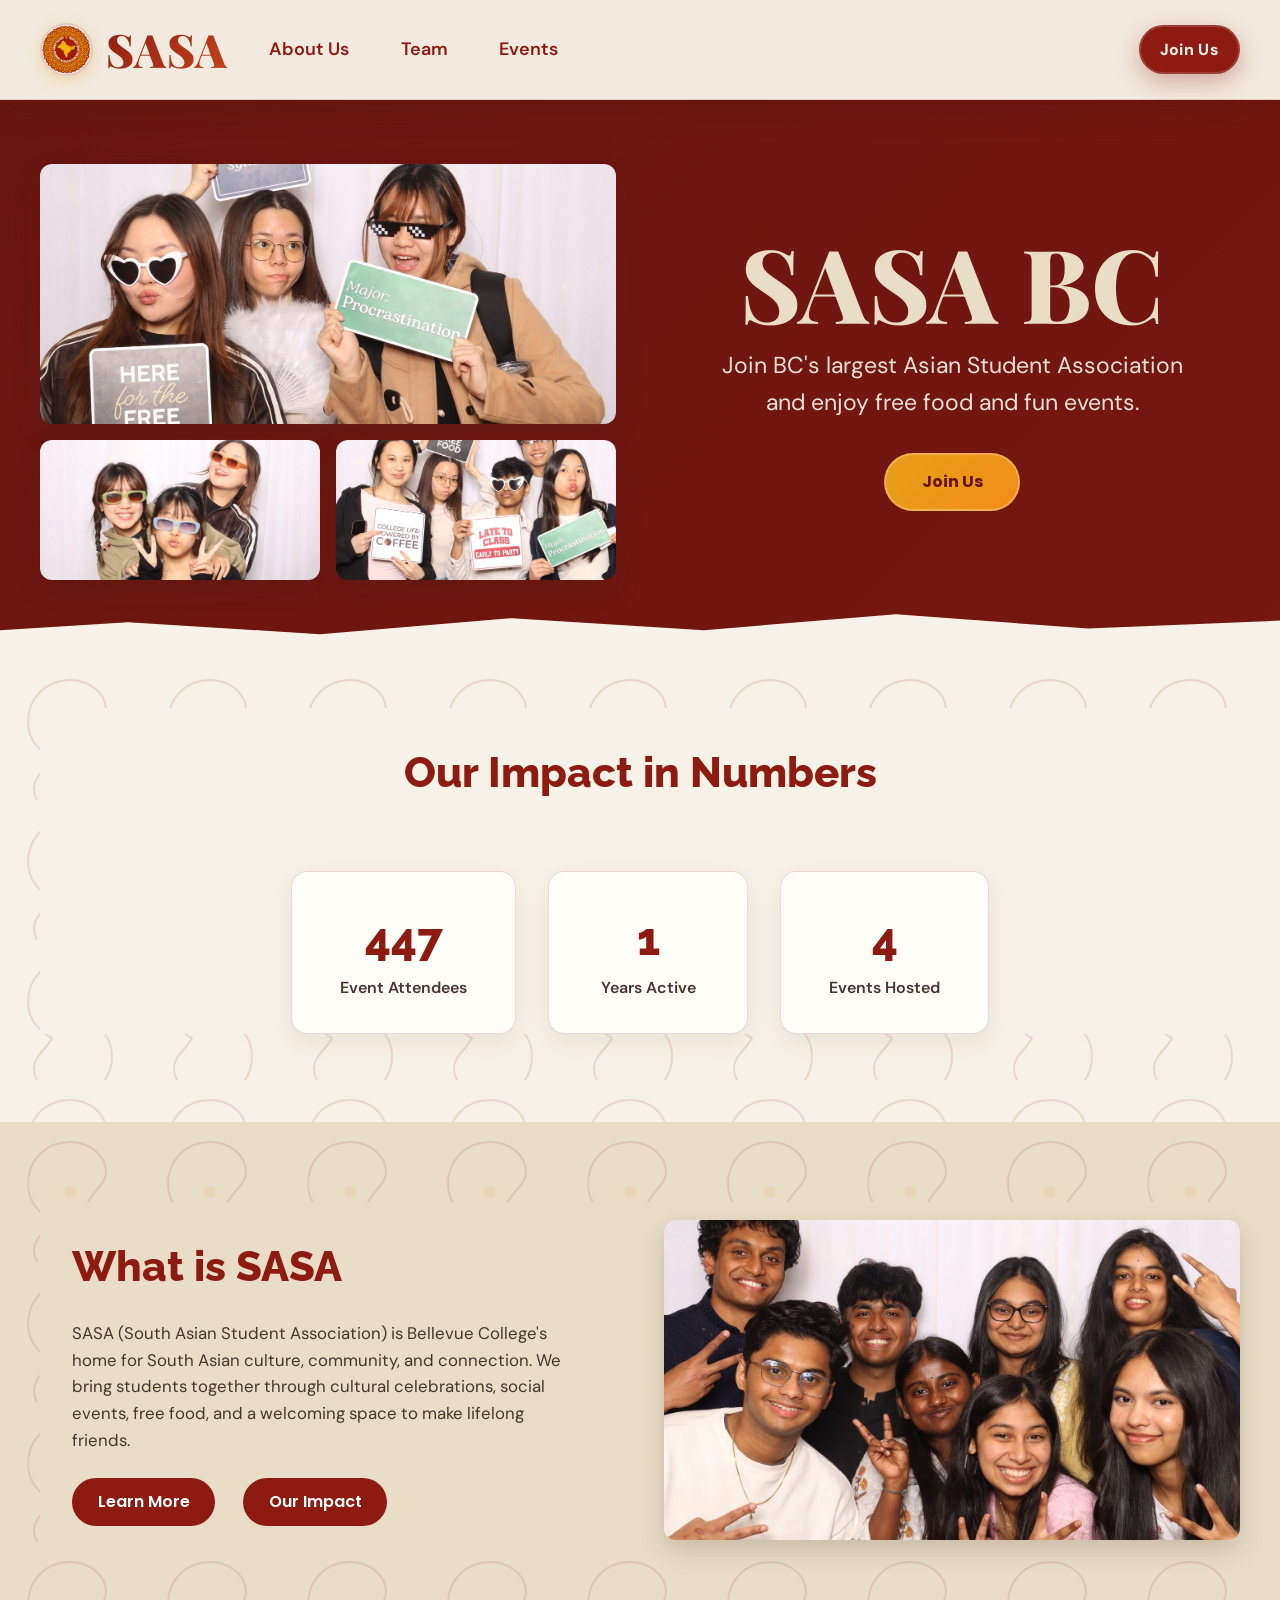
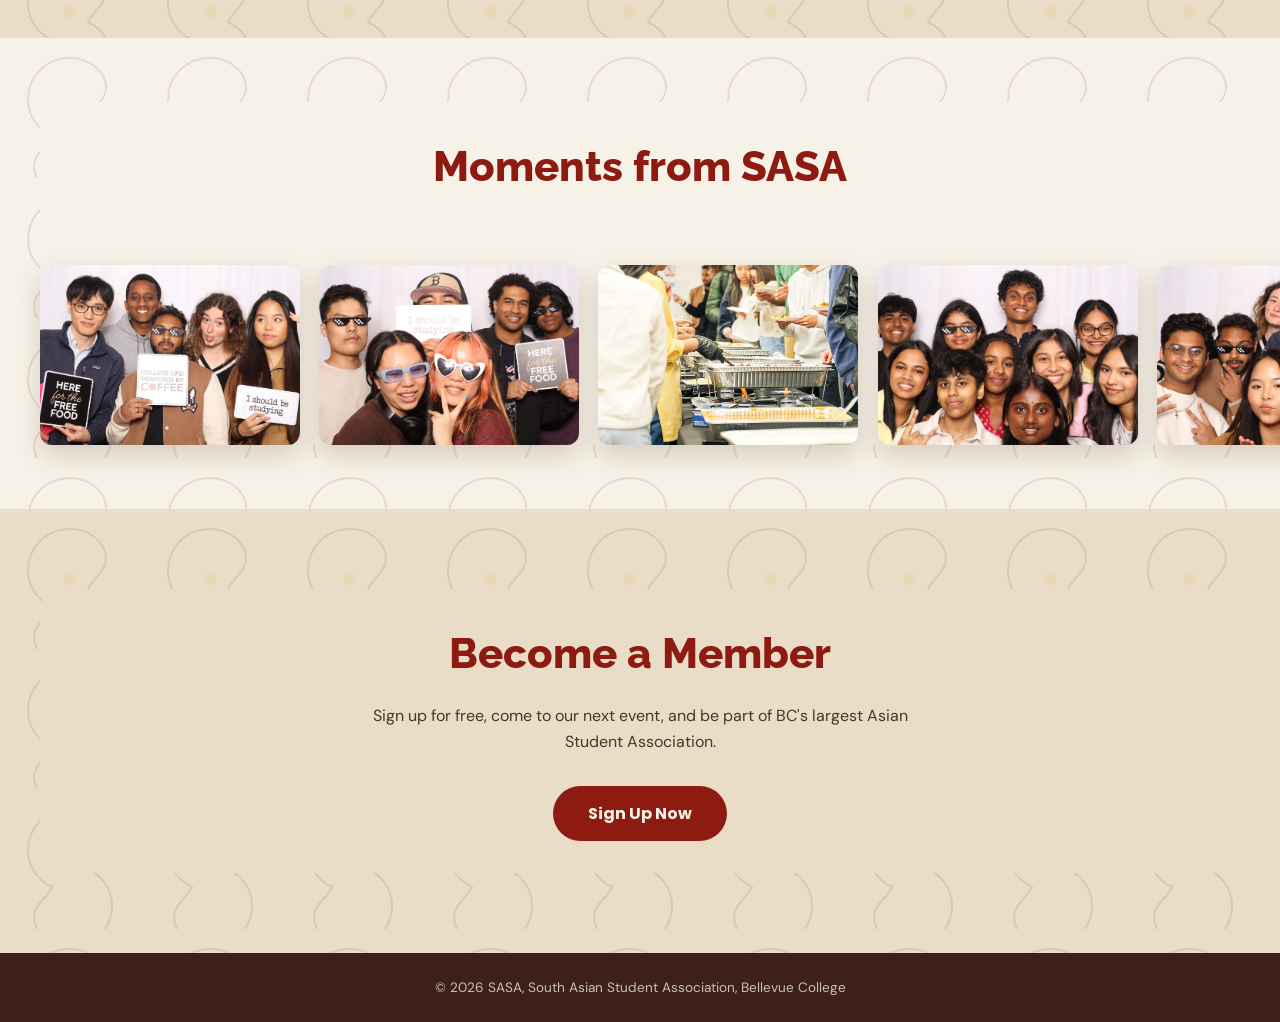
<file: index.html>
<!DOCTYPE html>
<html lang="en">
<head>
<meta charset="UTF-8">
<meta name="viewport" content="width=device-width, initial-scale=1.0">
<title>SASA BC • South Asian Student Association | Bellevue College</title>
<link href="https://fonts.googleapis.com/css2?family=Playfair+Display:wght@700;800;900&family=DM+Sans:wght@400;500;600;700&family=Poppins:wght@500;600&family=Raleway:wght@800&display=swap" rel="stylesheet">
<link rel="stylesheet" href="styles.css">
</head>
<body>

<!-- NAVBAR -->
<header class="navbar">
  <div class="container nav-content">
    <div class="nav-main">
      <div class="brand">
        <a href="index.html" class="brand-link">
          <img class="logo-mark" src="images/logo.png" alt="SASA BC logo" width="53" height="53">
          <span class="brand-name">SASA</span>
        </a>
      </div>

      <button class="menu-toggle" id="menu-toggle" aria-label="Toggle navigation menu" aria-controls="nav-links" aria-expanded="false">
        <span class="hamburger"></span>
        <span class="hamburger"></span>
        <span class="hamburger"></span>
      </button>

      <ul class="nav-links" id="nav-links">
        <li><a class="nav-link" href="about.html">About Us</a></li>
        <li><a class="nav-link" href="team.html">Team</a></li>
        <li><a class="nav-link" href="events.html">Events</a></li>
      </ul>
    </div>

    <div class="nav-actions">
      <a class="join-cta" href="https://chat.whatsapp.com/KbYNfElaU6s2t479rpD04B" target="_blank" rel="noopener">Join Us</a>
    </div>
  </div>
</header>

<!-- HERO -->
<section class="hero" id="home">
  <div class="hero-kites hero-kites-left" aria-hidden="true">
    <svg class="hero-kite hero-kite-1" viewBox="-20 -24 40 48"><path class="kite-shape" d="M0 -16 L13 0 L0 16 L-13 0 Z"/><path class="kite-cross" d="M0 -16 V16 M-13 0 H13"/><path class="kite-tail-line" d="M0 16 C-6 24 6 30 0 40"/><path class="kite-bow" d="M-4 23 L0 26 L4 23"/></svg>
    <svg class="hero-kite hero-kite-2" viewBox="-20 -24 40 48"><path class="kite-shape" d="M0 -16 L13 0 L0 16 L-13 0 Z"/><path class="kite-cross" d="M0 -16 V16 M-13 0 H13"/><path class="kite-tail-line" d="M0 16 C-6 24 6 30 0 40"/><path class="kite-bow" d="M-4 23 L0 26 L4 23"/></svg>
  </div>
  <div class="hero-kites hero-kites-right" aria-hidden="true">
    <svg class="hero-kite hero-kite-1" viewBox="-20 -24 40 48"><path class="kite-shape" d="M0 -16 L13 0 L0 16 L-13 0 Z"/><path class="kite-cross" d="M0 -16 V16 M-13 0 H13"/><path class="kite-tail-line" d="M0 16 C-6 24 6 30 0 40"/><path class="kite-bow" d="M-4 23 L0 26 L4 23"/></svg>
    <svg class="hero-kite hero-kite-2" viewBox="-20 -24 40 48"><path class="kite-shape" d="M0 -16 L13 0 L0 16 L-13 0 Z"/><path class="kite-cross" d="M0 -16 V16 M-13 0 H13"/><path class="kite-tail-line" d="M0 16 C-6 24 6 30 0 40"/><path class="kite-bow" d="M-4 23 L0 26 L4 23"/></svg>
  </div>
  <div class="hero-content container">
    <div class="hero-layout">
      <!-- LEFT: photo collage -->
      <div class="hero-media-column">
        <img class="photo-img hero-photo-main" src="images/gallery-3.jpg" alt="SASA members at a social event">
        <div class="hero-photo-row">
          <img class="photo-img hero-photo-small obj-top" src="images/hero-small-1.jpg" alt="SASA students at a campus event">
          <img class="photo-img hero-photo-small" src="images/hero-small-2.jpg" alt="SASA students celebrating together">
        </div>
      </div>

      <!-- RIGHT: title + text + button -->
      <div class="hero-text-column">
        <h1><span class="font-flicker">SASA</span> BC</h1>
        <p>Join BC's largest Asian Student Association and enjoy free food and fun events.</p>
        <a class="pulse-border" href="https://chat.whatsapp.com/KbYNfElaU6s2t479rpD04B" target="_blank" rel="noopener">Join Us</a>
      </div>
    </div>
  </div>
  <div class="wave-animation"></div>
</section>

<!-- SOCIAL PROOF / STATS -->
<section class="social-proof decor-bg" id="impact">
  <div class="container">
    <div class="text-card stat-heading-card">
      <h2>Our Impact in Numbers</h2>
    </div>
    <div class="stats">
      <div class="stat-card">
        <h3 class="counter" data-target="1000">0</h3>
        <p>Event Attendees</p>
      </div>
      <div class="stat-card">
        <h3 class="counter" data-target="3">0</h3>
        <p>Years Active</p>
      </div>
      <div class="stat-card">
        <h3 class="counter" data-target="10">0</h3>
        <p>Events Hosted</p>
      </div>
    </div>
  </div>
</section>

<!-- WHAT IS SASA -->
<section class="intro home-intro decor-bg" id="mission">
  <div class="container intro-content">
    <div class="text text-card">
      <h2>What is <span class="font-flicker">SASA</span></h2>
      <p>SASA (South Asian Student Association) is Bellevue College's home for South Asian culture, community, and connection. We bring students together through cultural celebrations, social events, free food, and a welcoming space to make lifelong friends.</p>
      <a href="about.html" class="btn">Learn More</a>
      <a href="#impact" class="btn" style="margin-left: 1.5rem;">Our Impact</a>
    </div>
    <div class="video">
      <img class="photo-img intro-photo" src="images/home-community.jpg" alt="SASA community members together">
    </div>
  </div>
</section>

<!-- GALLERY -->
<section class="gallery decor-bg">
  <div class="container">
    <div class="text-card gallery-heading-card">
      <h2>Moments from SASA</h2>
    </div>
    <div class="gallery-track">
      <img class="photo-img gallery-photo" src="images/gallery-1.jpg" alt="SASA members at a campus gathering">
      <img class="photo-img gallery-photo" src="images/gallery-2.jpg" alt="SASA members celebrating a cultural event">
      <img class="photo-img gallery-photo" src="images/home-event.jpg" alt="SASA event at Bellevue College">
      <img class="photo-img gallery-photo" src="images/gallery-4.jpg" alt="SASA community moment">
      <img class="photo-img gallery-photo" src="images/gallery-5.jpg" alt="SASA members enjoying an event">
      <img class="photo-img gallery-photo" src="images/gallery-6.jpg" alt="SASA students together">
      <img class="photo-img gallery-photo" src="images/gallery-7.jpg" alt="SASA campus event moment">
      <img class="photo-img gallery-photo" src="images/gallery-8.jpg" alt="SASA members at a gathering">
    </div>
  </div>
</section>

<!-- JOIN US / FOOTER CTA -->
<section class="join decor-bg" id="join">
  <div class="container join-content text-card">
    <h2>Become a Member</h2>
    <p>Sign up for free, come to our next event, and be part of BC's largest Asian Student Association.</p>
    <a class="pulse-border" href="https://chat.whatsapp.com/KbYNfElaU6s2t479rpD04B" target="_blank" rel="noopener">Sign Up Now</a>
  </div>
</section>

<footer class="footer">
  <div class="container">
    <p>&copy; 2026 SASA, South Asian Student Association, Bellevue College</p>
  </div>
</footer>

<script src="script.js"></script>
</body>
</html>
</file>
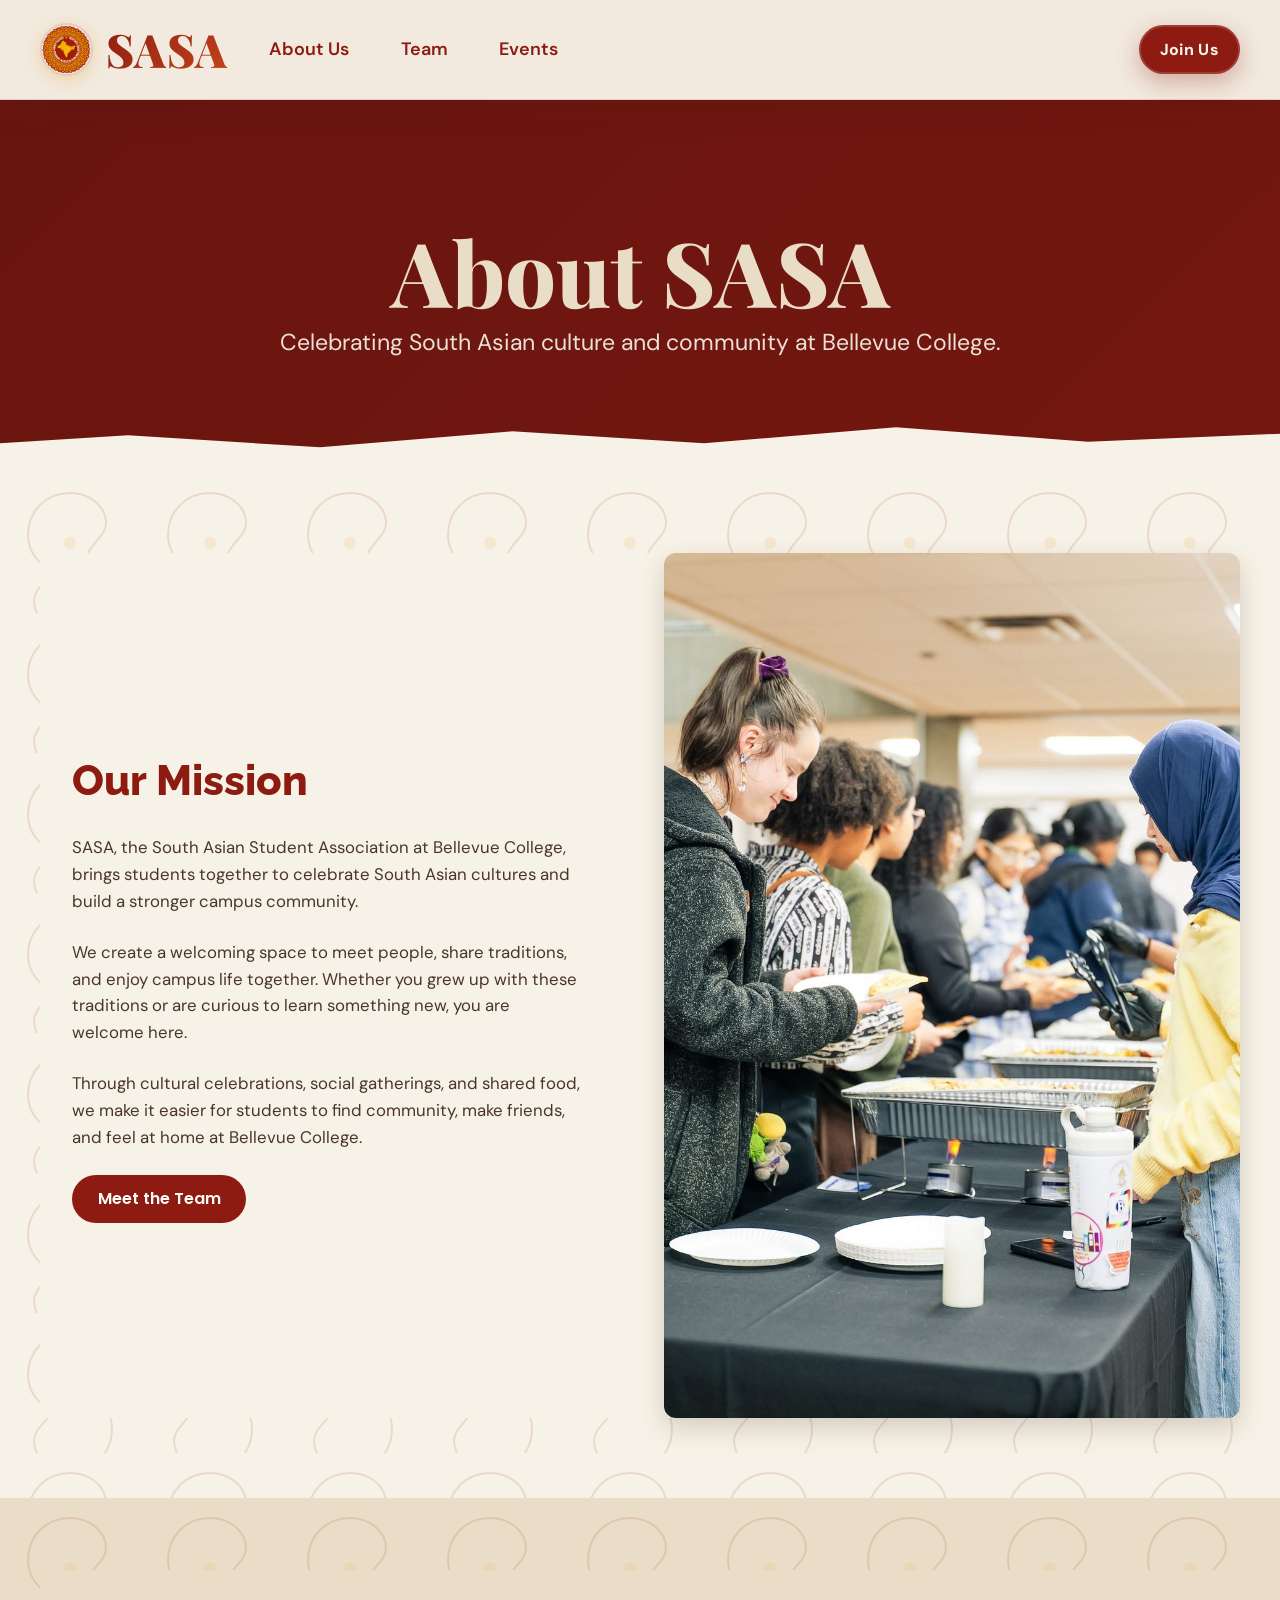
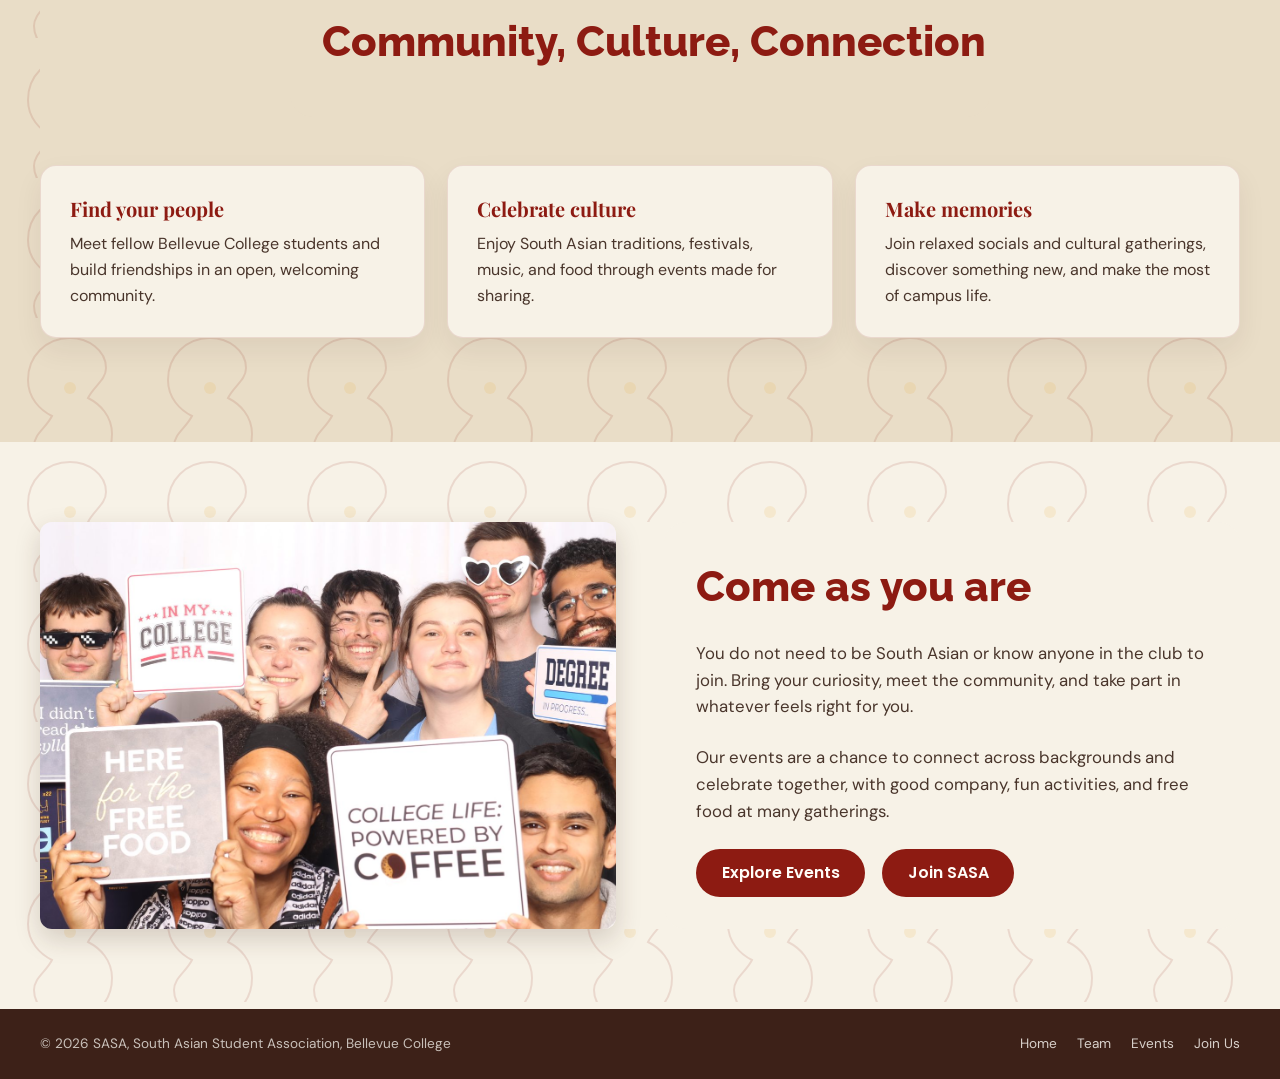
<file: about.html>
<!DOCTYPE html>
<html lang="en">
<head>
  <meta charset="UTF-8">
  <meta name="viewport" content="width=device-width, initial-scale=1.0">
  <meta name="theme-color" content="#F7F2E7">
  <title>About Us • SASA BC</title>
  <link href="https://fonts.googleapis.com/css2?family=Playfair+Display:wght@700;800;900&family=DM+Sans:wght@400;500;600;700&family=Poppins:wght@500;600&family=Raleway:wght@800&display=swap" rel="stylesheet">
  <link rel="stylesheet" href="styles.css">
</head>
<body>
<header class="navbar">
  <div class="container nav-content">
    <div class="nav-main">
      <div class="brand">
        <a href="index.html" class="brand-link">
          <img class="logo-mark" src="images/logo.png" alt="SASA BC logo" width="53" height="53">
          <span class="brand-name">SASA</span>
        </a>
      </div>
      <button class="menu-toggle" id="menu-toggle" aria-label="Toggle navigation menu" aria-controls="nav-links" aria-expanded="false">
        <span class="hamburger"></span><span class="hamburger"></span><span class="hamburger"></span>
      </button>
      <ul class="nav-links" id="nav-links">
        <li><a class="nav-link" href="about.html" aria-current="page">About Us</a></li>
        <li><a class="nav-link" href="team.html">Team</a></li>
        <li><a class="nav-link" href="events.html">Events</a></li>
      </ul>
    </div>
    <div class="nav-actions"><a class="join-cta" href="https://chat.whatsapp.com/KbYNfElaU6s2t479rpD04B" target="_blank" rel="noopener">Join Us</a></div>
  </div>
</header>

<main>
  <section class="hero about-hero">
    <div class="hero-kites hero-kites-left" aria-hidden="true">
      <svg class="hero-kite hero-kite-1" viewBox="-20 -24 40 48"><path class="kite-shape" d="M0 -16 L13 0 L0 16 L-13 0 Z"/><path class="kite-cross" d="M0 -16 V16 M-13 0 H13"/><path class="kite-tail-line" d="M0 16 C-6 24 6 30 0 40"/><path class="kite-bow" d="M-4 23 L0 26 L4 23"/></svg>
      <svg class="hero-kite hero-kite-2" viewBox="-20 -24 40 48"><path class="kite-shape" d="M0 -16 L13 0 L0 16 L-13 0 Z"/><path class="kite-cross" d="M0 -16 V16 M-13 0 H13"/><path class="kite-tail-line" d="M0 16 C-6 24 6 30 0 40"/><path class="kite-bow" d="M-4 23 L0 26 L4 23"/></svg>
    </div>
    <div class="hero-kites hero-kites-right" aria-hidden="true">
      <svg class="hero-kite hero-kite-1" viewBox="-20 -24 40 48"><path class="kite-shape" d="M0 -16 L13 0 L0 16 L-13 0 Z"/><path class="kite-cross" d="M0 -16 V16 M-13 0 H13"/><path class="kite-tail-line" d="M0 16 C-6 24 6 30 0 40"/><path class="kite-bow" d="M-4 23 L0 26 L4 23"/></svg>
      <svg class="hero-kite hero-kite-2" viewBox="-20 -24 40 48"><path class="kite-shape" d="M0 -16 L13 0 L0 16 L-13 0 Z"/><path class="kite-cross" d="M0 -16 V16 M-13 0 H13"/><path class="kite-tail-line" d="M0 16 C-6 24 6 30 0 40"/><path class="kite-bow" d="M-4 23 L0 26 L4 23"/></svg>
    </div>
    <div class="hero-content container">
      <h1>About <span class="font-flicker">SASA</span></h1>
      <p>Celebrating South Asian culture and community at Bellevue College.</p>
    </div>
    <div class="wave-animation"></div>
  </section>

  <section class="intro about-mission decor-bg" id="mission">
    <div class="container intro-content">
      <div class="text about-copy text-card">
        <h2>Our Mission</h2>
        <p>SASA, the South Asian Student Association at Bellevue College, brings students together to celebrate South Asian cultures and build a stronger campus community.</p>
        <p>We create a welcoming space to meet people, share traditions, and enjoy campus life together. Whether you grew up with these traditions or are curious to learn something new, you are welcome here.</p>
        <p>Through cultural celebrations, social gatherings, and shared food, we make it easier for students to find community, make friends, and feel at home at Bellevue College.</p>
        <a href="team.html" class="btn">Meet the Team</a>
      </div>
      <img class="photo-img about-photo" src="images/about-community.jpg" alt="SASA community members together">
    </div>
  </section>

  <section class="about-values decor-bg">
    <div class="container">
      <div class="section-intro text-card">
        <h2>Community, Culture, Connection</h2>
      </div>
      <div class="about-value-grid">
        <article class="about-value-card">
          <h3>Find your people</h3>
          <p>Meet fellow Bellevue College students and build friendships in an open, welcoming community.</p>
        </article>
        <article class="about-value-card">
          <h3>Celebrate culture</h3>
          <p>Enjoy South Asian traditions, festivals, music, and food through events made for sharing.</p>
        </article>
        <article class="about-value-card">
          <h3>Make memories</h3>
          <p>Join relaxed socials and cultural gatherings, discover something new, and make the most of campus life.</p>
        </article>
      </div>
    </div>
  </section>

  <section class="intro about-community decor-bg">
    <div class="container intro-content">
      <img class="photo-img about-photo" src="images/about-event.jpg" alt="SASA event photo">
      <div class="text about-community-copy text-card">
        <h2>Come as you are</h2>
        <p>You do not need to be South Asian or know anyone in the club to join. Bring your curiosity, meet the community, and take part in whatever feels right for you.</p>
        <p>Our events are a chance to connect across backgrounds and celebrate together, with good company, fun activities, and free food at many gatherings.</p>
        <a href="events.html" class="btn">Explore Events</a>
        <a href="https://chat.whatsapp.com/KbYNfElaU6s2t479rpD04B" class="btn about-join-link" target="_blank" rel="noopener">Join SASA</a>
      </div>
    </div>
  </section>
</main>

<footer class="footer">
  <div class="container footer-page">
    <p>&copy; 2026 SASA, South Asian Student Association, Bellevue College</p>
    <div class="footer-links"><a href="index.html">Home</a><a href="team.html">Team</a><a href="events.html">Events</a><a href="https://chat.whatsapp.com/KbYNfElaU6s2t479rpD04B" target="_blank" rel="noopener">Join Us</a></div>
  </div>
</footer>
<script src="script.js"></script>
</body>
</html>
</file>
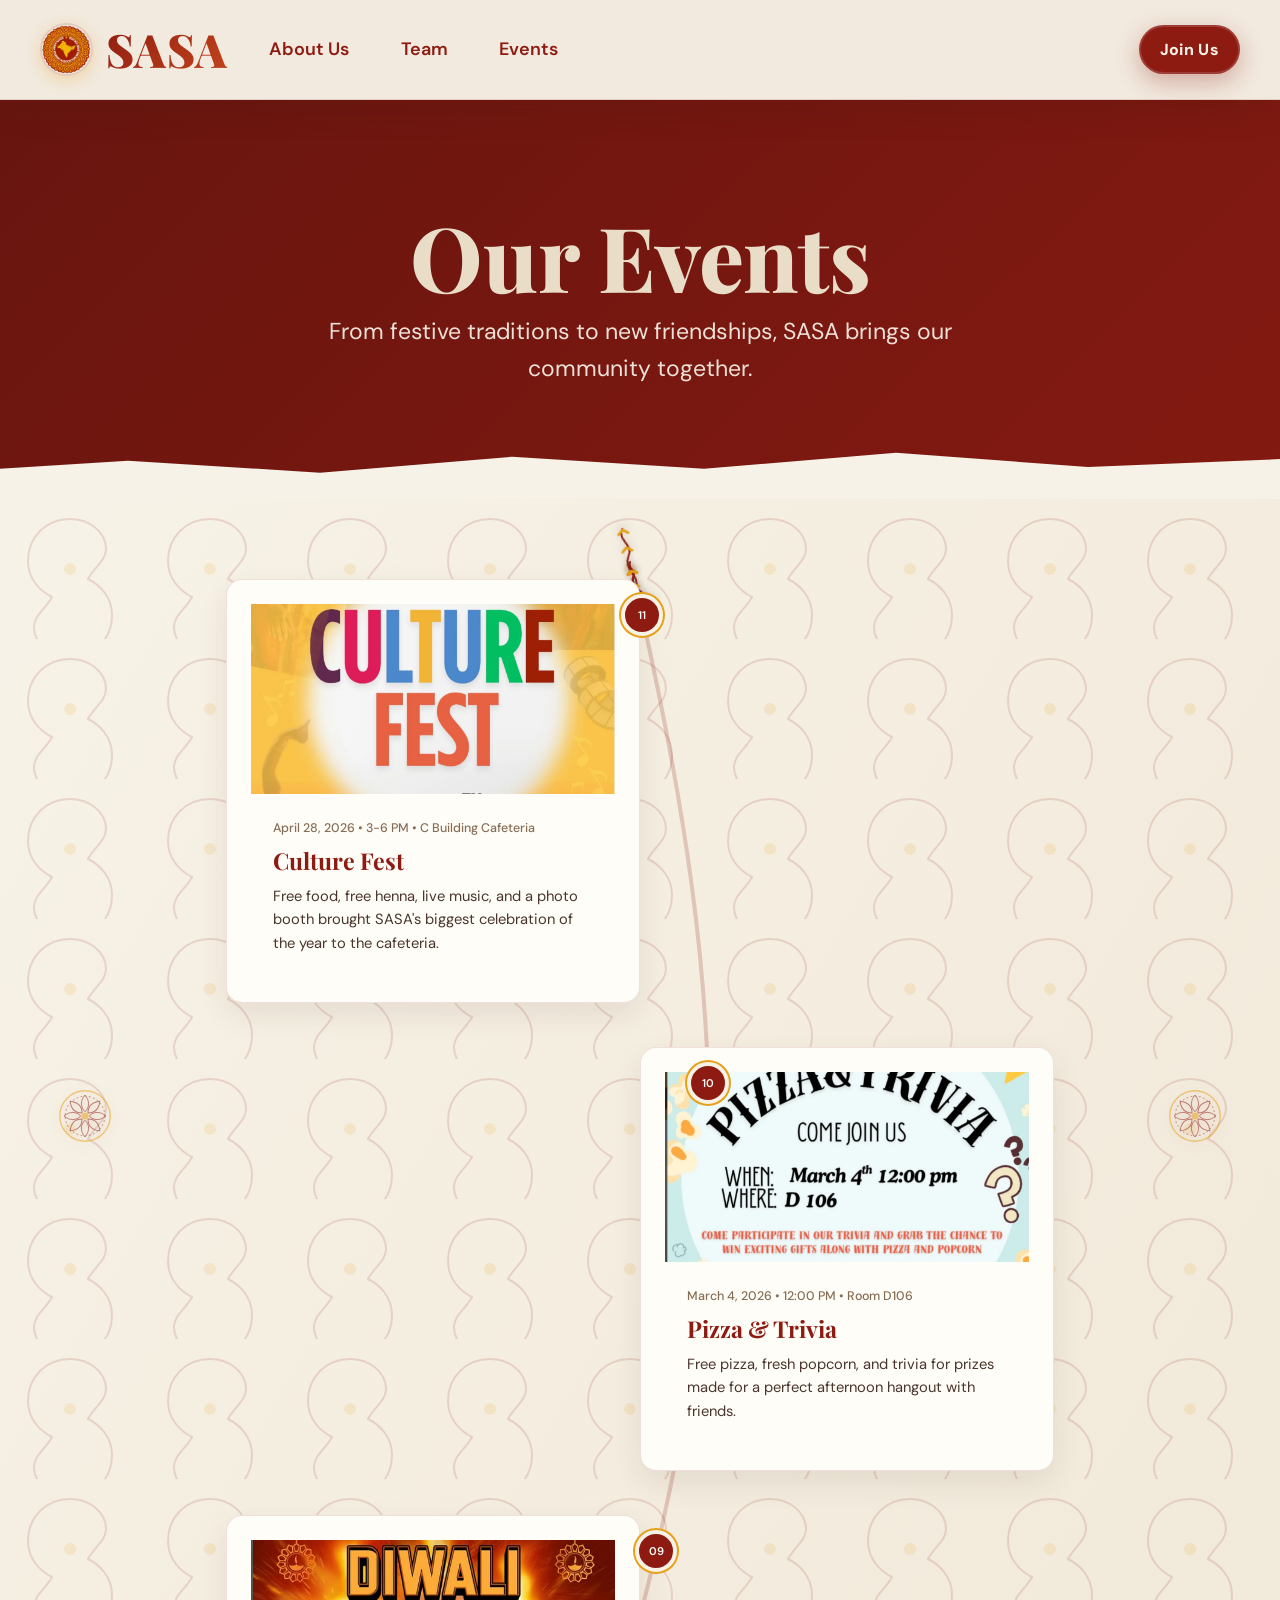
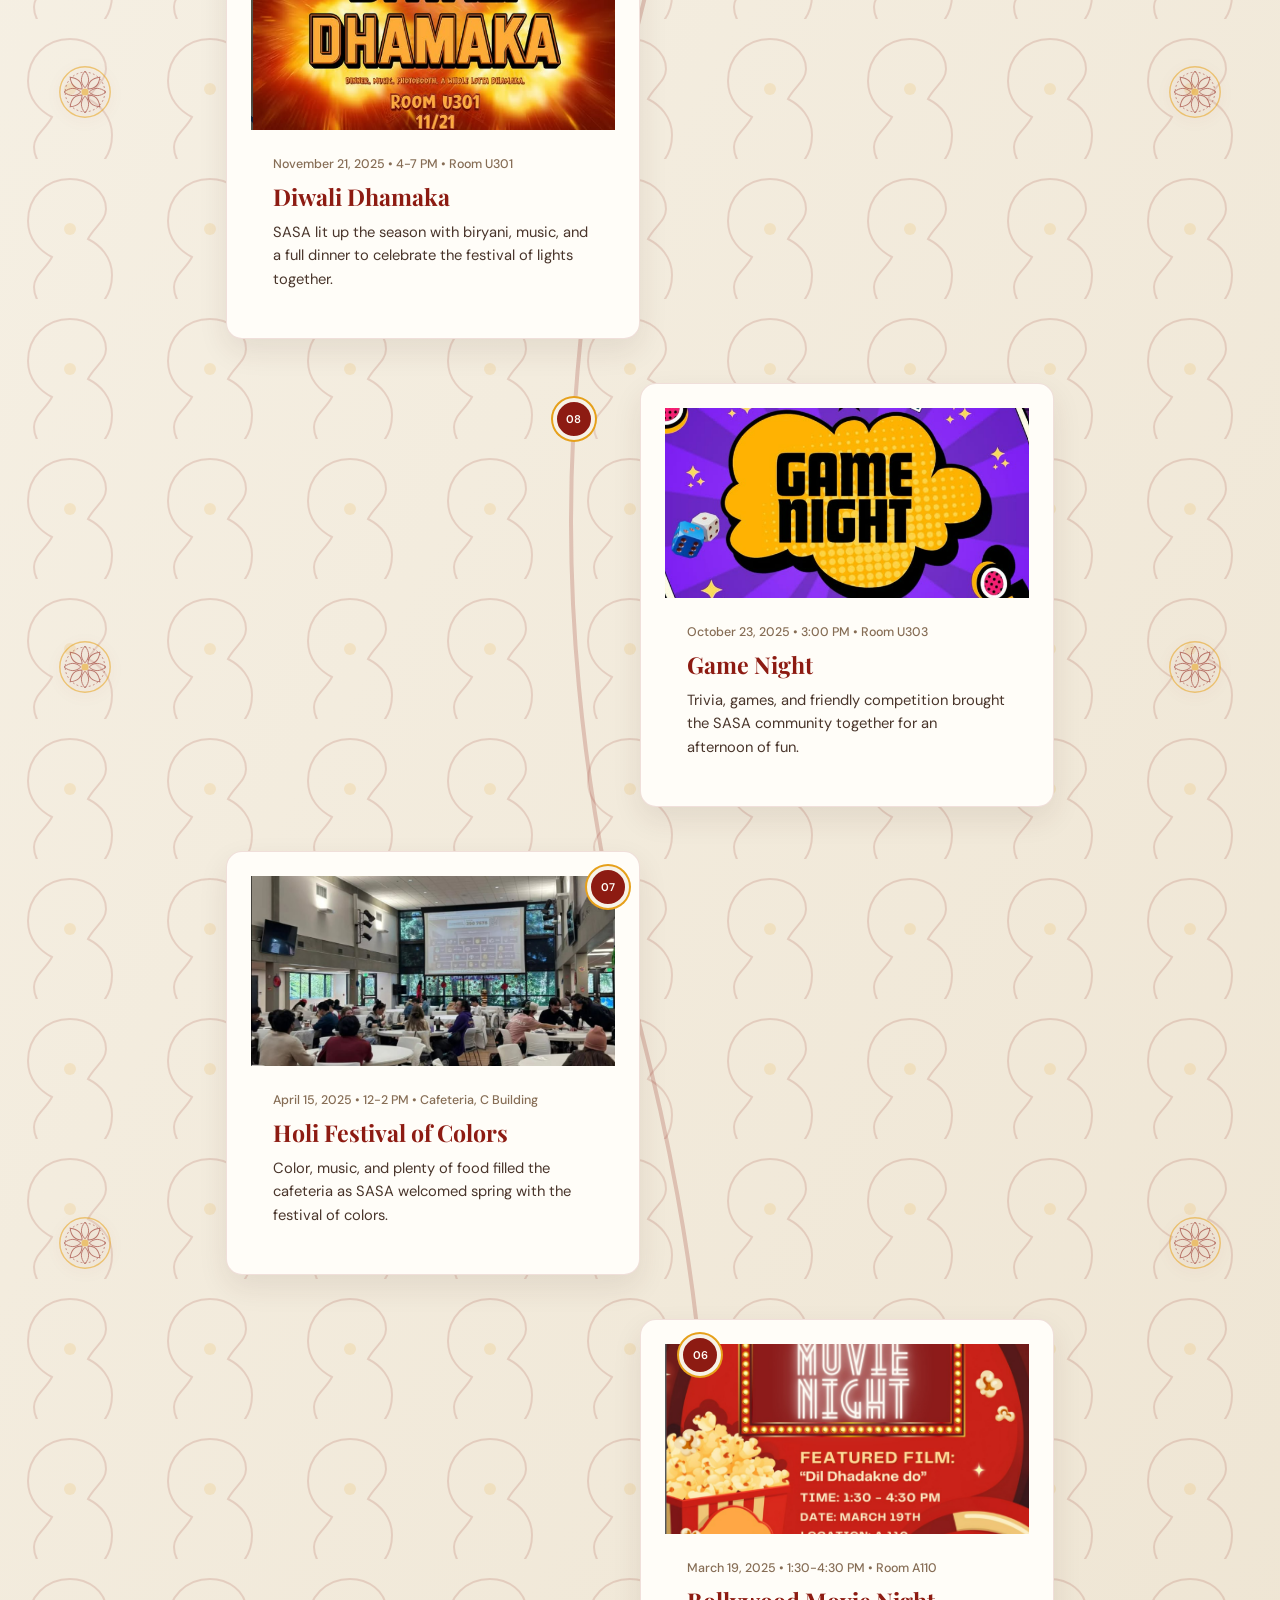
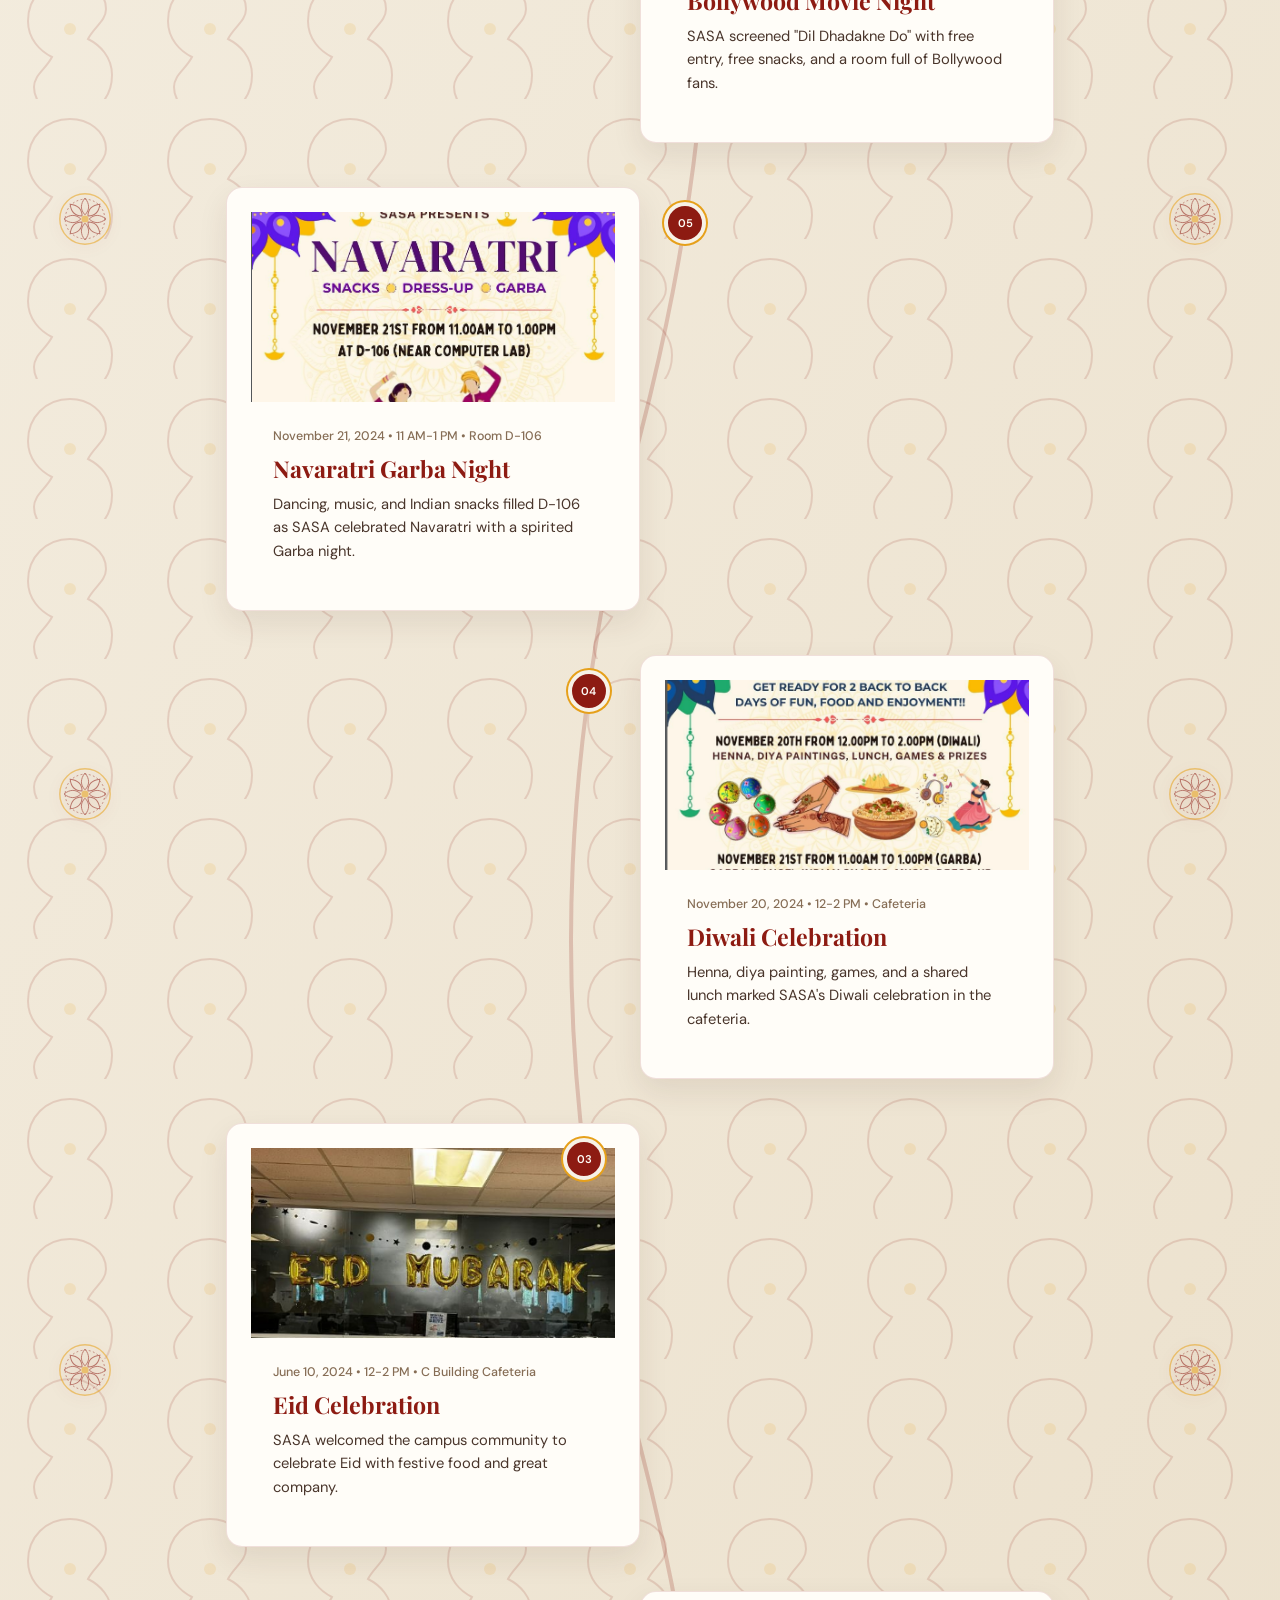
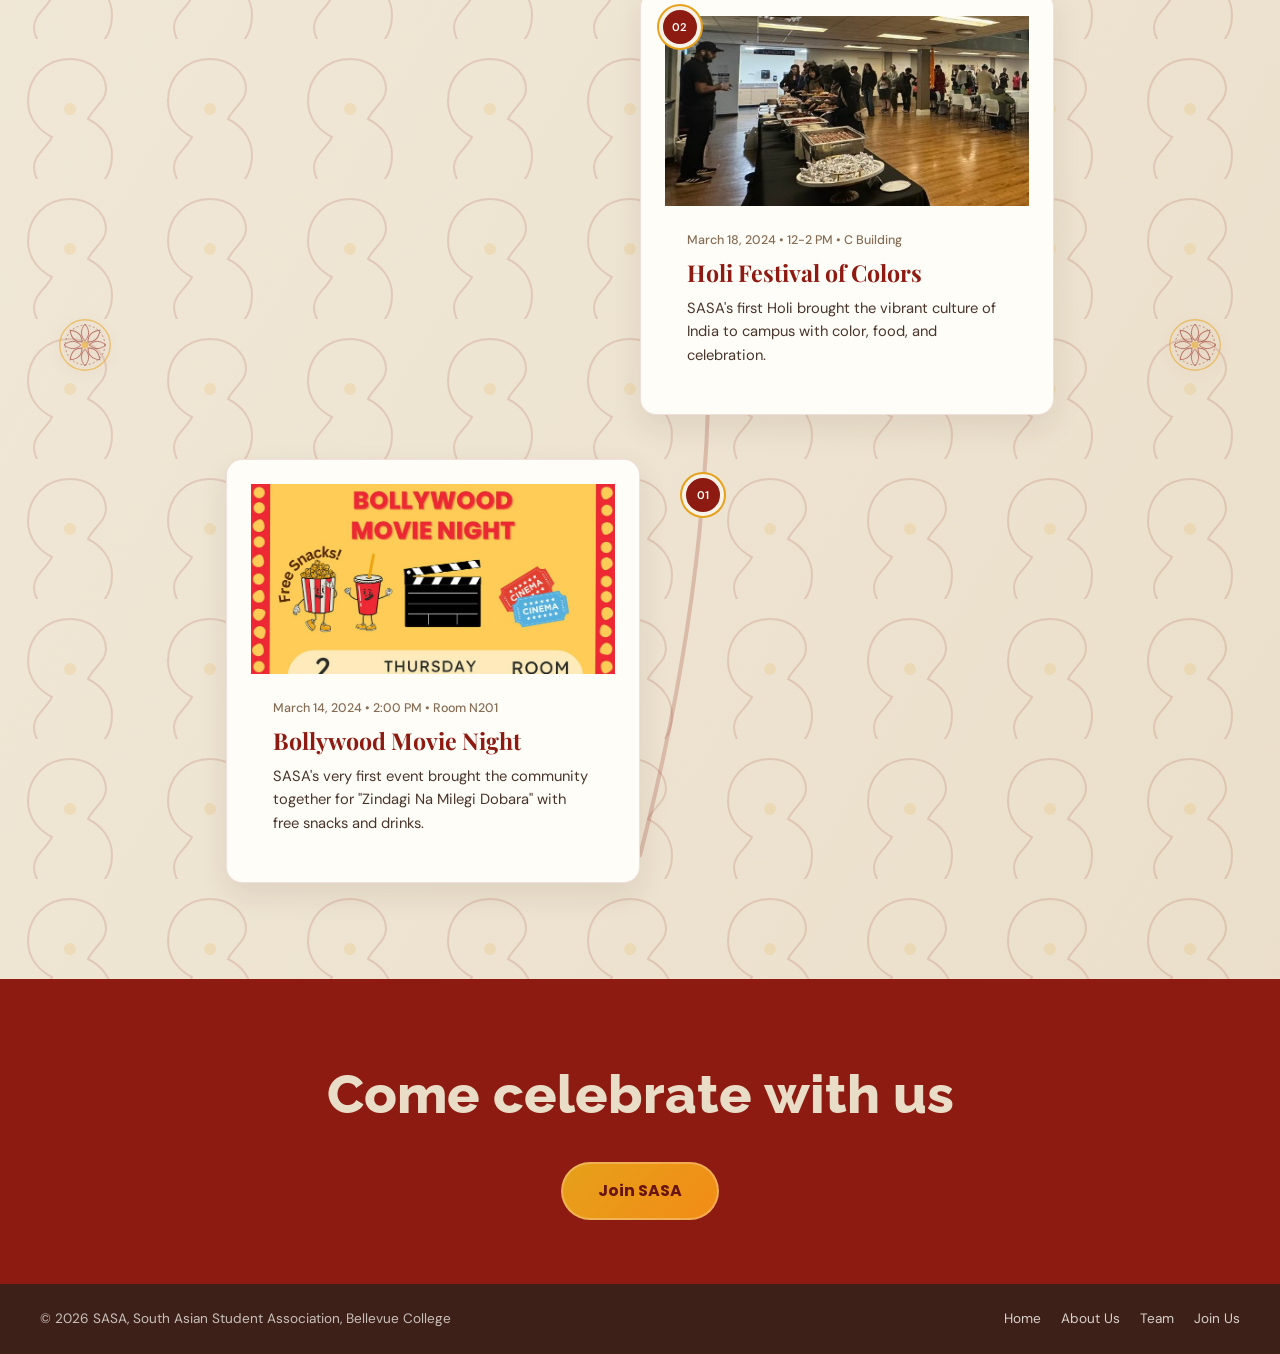
<file: events.html>
<!DOCTYPE html>
<html lang="en">
<head>
  <meta charset="UTF-8">
  <meta name="viewport" content="width=device-width, initial-scale=1.0">
  <meta name="theme-color" content="#F7F2E7">
  <title>SASA Events • Bellevue College</title>
  <link href="https://fonts.googleapis.com/css2?family=Playfair+Display:wght@700;800;900&family=DM+Sans:wght@400;500;600;700&family=Poppins:wght@500;600&family=Raleway:wght@800&display=swap" rel="stylesheet">
  <link rel="stylesheet" href="styles.css">
</head>
<body class="events-page">
<header class="navbar">
  <div class="container nav-content">
    <div class="nav-main">
      <div class="brand">
        <a href="index.html" class="brand-link">
          <img class="logo-mark" src="images/logo.png" alt="SASA BC logo" width="53" height="53">
          <span class="brand-name">SASA</span>
        </a>
      </div>
      <button class="menu-toggle" id="menu-toggle" aria-label="Toggle navigation menu" aria-controls="nav-links" aria-expanded="false">
        <span class="hamburger"></span><span class="hamburger"></span><span class="hamburger"></span>
      </button>
      <ul class="nav-links" id="nav-links">
        <li><a class="nav-link" href="about.html">About Us</a></li>
        <li><a class="nav-link" href="team.html">Team</a></li>
        <li><a class="nav-link" href="events.html" aria-current="page">Events</a></li>
      </ul>
    </div>
    <div class="nav-actions"><a class="join-cta" href="https://chat.whatsapp.com/KbYNfElaU6s2t479rpD04B" target="_blank" rel="noopener">Join Us</a></div>
  </div>
</header>

<main>
  <section class="subpage-hero events-hero">
    <div class="hero-kites hero-kites-left" aria-hidden="true">
      <svg class="hero-kite hero-kite-1" viewBox="-20 -24 40 48"><path class="kite-shape" d="M0 -16 L13 0 L0 16 L-13 0 Z"/><path class="kite-cross" d="M0 -16 V16 M-13 0 H13"/><path class="kite-tail-line" d="M0 16 C-6 24 6 30 0 40"/><path class="kite-bow" d="M-4 23 L0 26 L4 23"/></svg>
      <svg class="hero-kite hero-kite-2" viewBox="-20 -24 40 48"><path class="kite-shape" d="M0 -16 L13 0 L0 16 L-13 0 Z"/><path class="kite-cross" d="M0 -16 V16 M-13 0 H13"/><path class="kite-tail-line" d="M0 16 C-6 24 6 30 0 40"/><path class="kite-bow" d="M-4 23 L0 26 L4 23"/></svg>
    </div>
    <div class="hero-kites hero-kites-right" aria-hidden="true">
      <svg class="hero-kite hero-kite-1" viewBox="-20 -24 40 48"><path class="kite-shape" d="M0 -16 L13 0 L0 16 L-13 0 Z"/><path class="kite-cross" d="M0 -16 V16 M-13 0 H13"/><path class="kite-tail-line" d="M0 16 C-6 24 6 30 0 40"/><path class="kite-bow" d="M-4 23 L0 26 L4 23"/></svg>
      <svg class="hero-kite hero-kite-2" viewBox="-20 -24 40 48"><path class="kite-shape" d="M0 -16 L13 0 L0 16 L-13 0 Z"/><path class="kite-cross" d="M0 -16 V16 M-13 0 H13"/><path class="kite-tail-line" d="M0 16 C-6 24 6 30 0 40"/><path class="kite-bow" d="M-4 23 L0 26 L4 23"/></svg>
    </div>
    <div class="container">
      <h1>Our Events</h1>
      <p>From festive traditions to new friendships, SASA brings our community together.</p>
    </div>
    <div class="wave-animation"></div>
  </section>

  <section class="events-roadmap" aria-labelledby="events-heading">
    <div class="container">
      <h2 id="events-heading" class="visually-hidden">Our Events</h2>

      <div class="timeline-decor timeline-decor-left" aria-hidden="true">
        <svg class="timeline-motif" viewBox="0 0 100 100"><circle cx="50" cy="50" r="42" fill="none" stroke="#E6A01A" stroke-width="2.4"/><circle cx="50" cy="50" r="33" fill="none" stroke="#8D1B12" stroke-width="1.4" stroke-dasharray="3 4"/><g fill="none" stroke="#8D1B12" stroke-width="1.6"><path d="M50 15 C58 25 58 35 50 43 C42 35 42 25 50 15Z"/><path d="M50 15 C58 25 58 35 50 43 C42 35 42 25 50 15Z" transform="rotate(45 50 50)"/><path d="M50 15 C58 25 58 35 50 43 C42 35 42 25 50 15Z" transform="rotate(90 50 50)"/><path d="M50 15 C58 25 58 35 50 43 C42 35 42 25 50 15Z" transform="rotate(135 50 50)"/><path d="M50 15 C58 25 58 35 50 43 C42 35 42 25 50 15Z" transform="rotate(180 50 50)"/><path d="M50 15 C58 25 58 35 50 43 C42 35 42 25 50 15Z" transform="rotate(225 50 50)"/><path d="M50 15 C58 25 58 35 50 43 C42 35 42 25 50 15Z" transform="rotate(270 50 50)"/><path d="M50 15 C58 25 58 35 50 43 C42 35 42 25 50 15Z" transform="rotate(315 50 50)"/></g><circle cx="50" cy="50" r="6" fill="#E6A01A"/></svg>
        <svg class="timeline-motif" viewBox="0 0 100 100"><circle cx="50" cy="50" r="42" fill="none" stroke="#E6A01A" stroke-width="2.4"/><circle cx="50" cy="50" r="33" fill="none" stroke="#8D1B12" stroke-width="1.4" stroke-dasharray="3 4"/><g fill="none" stroke="#8D1B12" stroke-width="1.6"><path d="M50 15 C58 25 58 35 50 43 C42 35 42 25 50 15Z"/><path d="M50 15 C58 25 58 35 50 43 C42 35 42 25 50 15Z" transform="rotate(45 50 50)"/><path d="M50 15 C58 25 58 35 50 43 C42 35 42 25 50 15Z" transform="rotate(90 50 50)"/><path d="M50 15 C58 25 58 35 50 43 C42 35 42 25 50 15Z" transform="rotate(135 50 50)"/><path d="M50 15 C58 25 58 35 50 43 C42 35 42 25 50 15Z" transform="rotate(180 50 50)"/><path d="M50 15 C58 25 58 35 50 43 C42 35 42 25 50 15Z" transform="rotate(225 50 50)"/><path d="M50 15 C58 25 58 35 50 43 C42 35 42 25 50 15Z" transform="rotate(270 50 50)"/><path d="M50 15 C58 25 58 35 50 43 C42 35 42 25 50 15Z" transform="rotate(315 50 50)"/></g><circle cx="50" cy="50" r="6" fill="#E6A01A"/></svg>
        <svg class="timeline-motif" viewBox="0 0 100 100"><circle cx="50" cy="50" r="42" fill="none" stroke="#E6A01A" stroke-width="2.4"/><circle cx="50" cy="50" r="33" fill="none" stroke="#8D1B12" stroke-width="1.4" stroke-dasharray="3 4"/><g fill="none" stroke="#8D1B12" stroke-width="1.6"><path d="M50 15 C58 25 58 35 50 43 C42 35 42 25 50 15Z"/><path d="M50 15 C58 25 58 35 50 43 C42 35 42 25 50 15Z" transform="rotate(45 50 50)"/><path d="M50 15 C58 25 58 35 50 43 C42 35 42 25 50 15Z" transform="rotate(90 50 50)"/><path d="M50 15 C58 25 58 35 50 43 C42 35 42 25 50 15Z" transform="rotate(135 50 50)"/><path d="M50 15 C58 25 58 35 50 43 C42 35 42 25 50 15Z" transform="rotate(180 50 50)"/><path d="M50 15 C58 25 58 35 50 43 C42 35 42 25 50 15Z" transform="rotate(225 50 50)"/><path d="M50 15 C58 25 58 35 50 43 C42 35 42 25 50 15Z" transform="rotate(270 50 50)"/><path d="M50 15 C58 25 58 35 50 43 C42 35 42 25 50 15Z" transform="rotate(315 50 50)"/></g><circle cx="50" cy="50" r="6" fill="#E6A01A"/></svg>
        <svg class="timeline-motif" viewBox="0 0 100 100"><circle cx="50" cy="50" r="42" fill="none" stroke="#E6A01A" stroke-width="2.4"/><circle cx="50" cy="50" r="33" fill="none" stroke="#8D1B12" stroke-width="1.4" stroke-dasharray="3 4"/><g fill="none" stroke="#8D1B12" stroke-width="1.6"><path d="M50 15 C58 25 58 35 50 43 C42 35 42 25 50 15Z"/><path d="M50 15 C58 25 58 35 50 43 C42 35 42 25 50 15Z" transform="rotate(45 50 50)"/><path d="M50 15 C58 25 58 35 50 43 C42 35 42 25 50 15Z" transform="rotate(90 50 50)"/><path d="M50 15 C58 25 58 35 50 43 C42 35 42 25 50 15Z" transform="rotate(135 50 50)"/><path d="M50 15 C58 25 58 35 50 43 C42 35 42 25 50 15Z" transform="rotate(180 50 50)"/><path d="M50 15 C58 25 58 35 50 43 C42 35 42 25 50 15Z" transform="rotate(225 50 50)"/><path d="M50 15 C58 25 58 35 50 43 C42 35 42 25 50 15Z" transform="rotate(270 50 50)"/><path d="M50 15 C58 25 58 35 50 43 C42 35 42 25 50 15Z" transform="rotate(315 50 50)"/></g><circle cx="50" cy="50" r="6" fill="#E6A01A"/></svg>
        <svg class="timeline-motif" viewBox="0 0 100 100"><circle cx="50" cy="50" r="42" fill="none" stroke="#E6A01A" stroke-width="2.4"/><circle cx="50" cy="50" r="33" fill="none" stroke="#8D1B12" stroke-width="1.4" stroke-dasharray="3 4"/><g fill="none" stroke="#8D1B12" stroke-width="1.6"><path d="M50 15 C58 25 58 35 50 43 C42 35 42 25 50 15Z"/><path d="M50 15 C58 25 58 35 50 43 C42 35 42 25 50 15Z" transform="rotate(45 50 50)"/><path d="M50 15 C58 25 58 35 50 43 C42 35 42 25 50 15Z" transform="rotate(90 50 50)"/><path d="M50 15 C58 25 58 35 50 43 C42 35 42 25 50 15Z" transform="rotate(135 50 50)"/><path d="M50 15 C58 25 58 35 50 43 C42 35 42 25 50 15Z" transform="rotate(180 50 50)"/><path d="M50 15 C58 25 58 35 50 43 C42 35 42 25 50 15Z" transform="rotate(225 50 50)"/><path d="M50 15 C58 25 58 35 50 43 C42 35 42 25 50 15Z" transform="rotate(270 50 50)"/><path d="M50 15 C58 25 58 35 50 43 C42 35 42 25 50 15Z" transform="rotate(315 50 50)"/></g><circle cx="50" cy="50" r="6" fill="#E6A01A"/></svg>
        <svg class="timeline-motif" viewBox="0 0 100 100"><circle cx="50" cy="50" r="42" fill="none" stroke="#E6A01A" stroke-width="2.4"/><circle cx="50" cy="50" r="33" fill="none" stroke="#8D1B12" stroke-width="1.4" stroke-dasharray="3 4"/><g fill="none" stroke="#8D1B12" stroke-width="1.6"><path d="M50 15 C58 25 58 35 50 43 C42 35 42 25 50 15Z"/><path d="M50 15 C58 25 58 35 50 43 C42 35 42 25 50 15Z" transform="rotate(45 50 50)"/><path d="M50 15 C58 25 58 35 50 43 C42 35 42 25 50 15Z" transform="rotate(90 50 50)"/><path d="M50 15 C58 25 58 35 50 43 C42 35 42 25 50 15Z" transform="rotate(135 50 50)"/><path d="M50 15 C58 25 58 35 50 43 C42 35 42 25 50 15Z" transform="rotate(180 50 50)"/><path d="M50 15 C58 25 58 35 50 43 C42 35 42 25 50 15Z" transform="rotate(225 50 50)"/><path d="M50 15 C58 25 58 35 50 43 C42 35 42 25 50 15Z" transform="rotate(270 50 50)"/><path d="M50 15 C58 25 58 35 50 43 C42 35 42 25 50 15Z" transform="rotate(315 50 50)"/></g><circle cx="50" cy="50" r="6" fill="#E6A01A"/></svg>
        <svg class="timeline-motif" viewBox="0 0 100 100"><circle cx="50" cy="50" r="42" fill="none" stroke="#E6A01A" stroke-width="2.4"/><circle cx="50" cy="50" r="33" fill="none" stroke="#8D1B12" stroke-width="1.4" stroke-dasharray="3 4"/><g fill="none" stroke="#8D1B12" stroke-width="1.6"><path d="M50 15 C58 25 58 35 50 43 C42 35 42 25 50 15Z"/><path d="M50 15 C58 25 58 35 50 43 C42 35 42 25 50 15Z" transform="rotate(45 50 50)"/><path d="M50 15 C58 25 58 35 50 43 C42 35 42 25 50 15Z" transform="rotate(90 50 50)"/><path d="M50 15 C58 25 58 35 50 43 C42 35 42 25 50 15Z" transform="rotate(135 50 50)"/><path d="M50 15 C58 25 58 35 50 43 C42 35 42 25 50 15Z" transform="rotate(180 50 50)"/><path d="M50 15 C58 25 58 35 50 43 C42 35 42 25 50 15Z" transform="rotate(225 50 50)"/><path d="M50 15 C58 25 58 35 50 43 C42 35 42 25 50 15Z" transform="rotate(270 50 50)"/><path d="M50 15 C58 25 58 35 50 43 C42 35 42 25 50 15Z" transform="rotate(315 50 50)"/></g><circle cx="50" cy="50" r="6" fill="#E6A01A"/></svg>
        <svg class="timeline-motif" viewBox="0 0 100 100"><circle cx="50" cy="50" r="42" fill="none" stroke="#E6A01A" stroke-width="2.4"/><circle cx="50" cy="50" r="33" fill="none" stroke="#8D1B12" stroke-width="1.4" stroke-dasharray="3 4"/><g fill="none" stroke="#8D1B12" stroke-width="1.6"><path d="M50 15 C58 25 58 35 50 43 C42 35 42 25 50 15Z"/><path d="M50 15 C58 25 58 35 50 43 C42 35 42 25 50 15Z" transform="rotate(45 50 50)"/><path d="M50 15 C58 25 58 35 50 43 C42 35 42 25 50 15Z" transform="rotate(90 50 50)"/><path d="M50 15 C58 25 58 35 50 43 C42 35 42 25 50 15Z" transform="rotate(135 50 50)"/><path d="M50 15 C58 25 58 35 50 43 C42 35 42 25 50 15Z" transform="rotate(180 50 50)"/><path d="M50 15 C58 25 58 35 50 43 C42 35 42 25 50 15Z" transform="rotate(225 50 50)"/><path d="M50 15 C58 25 58 35 50 43 C42 35 42 25 50 15Z" transform="rotate(270 50 50)"/><path d="M50 15 C58 25 58 35 50 43 C42 35 42 25 50 15Z" transform="rotate(315 50 50)"/></g><circle cx="50" cy="50" r="6" fill="#E6A01A"/></svg>
      </div>
      <div class="timeline-decor timeline-decor-right" aria-hidden="true">
        <svg class="timeline-motif" viewBox="0 0 100 100"><circle cx="50" cy="50" r="42" fill="none" stroke="#E6A01A" stroke-width="2.4"/><circle cx="50" cy="50" r="33" fill="none" stroke="#8D1B12" stroke-width="1.4" stroke-dasharray="3 4"/><g fill="none" stroke="#8D1B12" stroke-width="1.6"><path d="M50 15 C58 25 58 35 50 43 C42 35 42 25 50 15Z"/><path d="M50 15 C58 25 58 35 50 43 C42 35 42 25 50 15Z" transform="rotate(45 50 50)"/><path d="M50 15 C58 25 58 35 50 43 C42 35 42 25 50 15Z" transform="rotate(90 50 50)"/><path d="M50 15 C58 25 58 35 50 43 C42 35 42 25 50 15Z" transform="rotate(135 50 50)"/><path d="M50 15 C58 25 58 35 50 43 C42 35 42 25 50 15Z" transform="rotate(180 50 50)"/><path d="M50 15 C58 25 58 35 50 43 C42 35 42 25 50 15Z" transform="rotate(225 50 50)"/><path d="M50 15 C58 25 58 35 50 43 C42 35 42 25 50 15Z" transform="rotate(270 50 50)"/><path d="M50 15 C58 25 58 35 50 43 C42 35 42 25 50 15Z" transform="rotate(315 50 50)"/></g><circle cx="50" cy="50" r="6" fill="#E6A01A"/></svg>
        <svg class="timeline-motif" viewBox="0 0 100 100"><circle cx="50" cy="50" r="42" fill="none" stroke="#E6A01A" stroke-width="2.4"/><circle cx="50" cy="50" r="33" fill="none" stroke="#8D1B12" stroke-width="1.4" stroke-dasharray="3 4"/><g fill="none" stroke="#8D1B12" stroke-width="1.6"><path d="M50 15 C58 25 58 35 50 43 C42 35 42 25 50 15Z"/><path d="M50 15 C58 25 58 35 50 43 C42 35 42 25 50 15Z" transform="rotate(45 50 50)"/><path d="M50 15 C58 25 58 35 50 43 C42 35 42 25 50 15Z" transform="rotate(90 50 50)"/><path d="M50 15 C58 25 58 35 50 43 C42 35 42 25 50 15Z" transform="rotate(135 50 50)"/><path d="M50 15 C58 25 58 35 50 43 C42 35 42 25 50 15Z" transform="rotate(180 50 50)"/><path d="M50 15 C58 25 58 35 50 43 C42 35 42 25 50 15Z" transform="rotate(225 50 50)"/><path d="M50 15 C58 25 58 35 50 43 C42 35 42 25 50 15Z" transform="rotate(270 50 50)"/><path d="M50 15 C58 25 58 35 50 43 C42 35 42 25 50 15Z" transform="rotate(315 50 50)"/></g><circle cx="50" cy="50" r="6" fill="#E6A01A"/></svg>
        <svg class="timeline-motif" viewBox="0 0 100 100"><circle cx="50" cy="50" r="42" fill="none" stroke="#E6A01A" stroke-width="2.4"/><circle cx="50" cy="50" r="33" fill="none" stroke="#8D1B12" stroke-width="1.4" stroke-dasharray="3 4"/><g fill="none" stroke="#8D1B12" stroke-width="1.6"><path d="M50 15 C58 25 58 35 50 43 C42 35 42 25 50 15Z"/><path d="M50 15 C58 25 58 35 50 43 C42 35 42 25 50 15Z" transform="rotate(45 50 50)"/><path d="M50 15 C58 25 58 35 50 43 C42 35 42 25 50 15Z" transform="rotate(90 50 50)"/><path d="M50 15 C58 25 58 35 50 43 C42 35 42 25 50 15Z" transform="rotate(135 50 50)"/><path d="M50 15 C58 25 58 35 50 43 C42 35 42 25 50 15Z" transform="rotate(180 50 50)"/><path d="M50 15 C58 25 58 35 50 43 C42 35 42 25 50 15Z" transform="rotate(225 50 50)"/><path d="M50 15 C58 25 58 35 50 43 C42 35 42 25 50 15Z" transform="rotate(270 50 50)"/><path d="M50 15 C58 25 58 35 50 43 C42 35 42 25 50 15Z" transform="rotate(315 50 50)"/></g><circle cx="50" cy="50" r="6" fill="#E6A01A"/></svg>
        <svg class="timeline-motif" viewBox="0 0 100 100"><circle cx="50" cy="50" r="42" fill="none" stroke="#E6A01A" stroke-width="2.4"/><circle cx="50" cy="50" r="33" fill="none" stroke="#8D1B12" stroke-width="1.4" stroke-dasharray="3 4"/><g fill="none" stroke="#8D1B12" stroke-width="1.6"><path d="M50 15 C58 25 58 35 50 43 C42 35 42 25 50 15Z"/><path d="M50 15 C58 25 58 35 50 43 C42 35 42 25 50 15Z" transform="rotate(45 50 50)"/><path d="M50 15 C58 25 58 35 50 43 C42 35 42 25 50 15Z" transform="rotate(90 50 50)"/><path d="M50 15 C58 25 58 35 50 43 C42 35 42 25 50 15Z" transform="rotate(135 50 50)"/><path d="M50 15 C58 25 58 35 50 43 C42 35 42 25 50 15Z" transform="rotate(180 50 50)"/><path d="M50 15 C58 25 58 35 50 43 C42 35 42 25 50 15Z" transform="rotate(225 50 50)"/><path d="M50 15 C58 25 58 35 50 43 C42 35 42 25 50 15Z" transform="rotate(270 50 50)"/><path d="M50 15 C58 25 58 35 50 43 C42 35 42 25 50 15Z" transform="rotate(315 50 50)"/></g><circle cx="50" cy="50" r="6" fill="#E6A01A"/></svg>
        <svg class="timeline-motif" viewBox="0 0 100 100"><circle cx="50" cy="50" r="42" fill="none" stroke="#E6A01A" stroke-width="2.4"/><circle cx="50" cy="50" r="33" fill="none" stroke="#8D1B12" stroke-width="1.4" stroke-dasharray="3 4"/><g fill="none" stroke="#8D1B12" stroke-width="1.6"><path d="M50 15 C58 25 58 35 50 43 C42 35 42 25 50 15Z"/><path d="M50 15 C58 25 58 35 50 43 C42 35 42 25 50 15Z" transform="rotate(45 50 50)"/><path d="M50 15 C58 25 58 35 50 43 C42 35 42 25 50 15Z" transform="rotate(90 50 50)"/><path d="M50 15 C58 25 58 35 50 43 C42 35 42 25 50 15Z" transform="rotate(135 50 50)"/><path d="M50 15 C58 25 58 35 50 43 C42 35 42 25 50 15Z" transform="rotate(180 50 50)"/><path d="M50 15 C58 25 58 35 50 43 C42 35 42 25 50 15Z" transform="rotate(225 50 50)"/><path d="M50 15 C58 25 58 35 50 43 C42 35 42 25 50 15Z" transform="rotate(270 50 50)"/><path d="M50 15 C58 25 58 35 50 43 C42 35 42 25 50 15Z" transform="rotate(315 50 50)"/></g><circle cx="50" cy="50" r="6" fill="#E6A01A"/></svg>
        <svg class="timeline-motif" viewBox="0 0 100 100"><circle cx="50" cy="50" r="42" fill="none" stroke="#E6A01A" stroke-width="2.4"/><circle cx="50" cy="50" r="33" fill="none" stroke="#8D1B12" stroke-width="1.4" stroke-dasharray="3 4"/><g fill="none" stroke="#8D1B12" stroke-width="1.6"><path d="M50 15 C58 25 58 35 50 43 C42 35 42 25 50 15Z"/><path d="M50 15 C58 25 58 35 50 43 C42 35 42 25 50 15Z" transform="rotate(45 50 50)"/><path d="M50 15 C58 25 58 35 50 43 C42 35 42 25 50 15Z" transform="rotate(90 50 50)"/><path d="M50 15 C58 25 58 35 50 43 C42 35 42 25 50 15Z" transform="rotate(135 50 50)"/><path d="M50 15 C58 25 58 35 50 43 C42 35 42 25 50 15Z" transform="rotate(180 50 50)"/><path d="M50 15 C58 25 58 35 50 43 C42 35 42 25 50 15Z" transform="rotate(225 50 50)"/><path d="M50 15 C58 25 58 35 50 43 C42 35 42 25 50 15Z" transform="rotate(270 50 50)"/><path d="M50 15 C58 25 58 35 50 43 C42 35 42 25 50 15Z" transform="rotate(315 50 50)"/></g><circle cx="50" cy="50" r="6" fill="#E6A01A"/></svg>
        <svg class="timeline-motif" viewBox="0 0 100 100"><circle cx="50" cy="50" r="42" fill="none" stroke="#E6A01A" stroke-width="2.4"/><circle cx="50" cy="50" r="33" fill="none" stroke="#8D1B12" stroke-width="1.4" stroke-dasharray="3 4"/><g fill="none" stroke="#8D1B12" stroke-width="1.6"><path d="M50 15 C58 25 58 35 50 43 C42 35 42 25 50 15Z"/><path d="M50 15 C58 25 58 35 50 43 C42 35 42 25 50 15Z" transform="rotate(45 50 50)"/><path d="M50 15 C58 25 58 35 50 43 C42 35 42 25 50 15Z" transform="rotate(90 50 50)"/><path d="M50 15 C58 25 58 35 50 43 C42 35 42 25 50 15Z" transform="rotate(135 50 50)"/><path d="M50 15 C58 25 58 35 50 43 C42 35 42 25 50 15Z" transform="rotate(180 50 50)"/><path d="M50 15 C58 25 58 35 50 43 C42 35 42 25 50 15Z" transform="rotate(225 50 50)"/><path d="M50 15 C58 25 58 35 50 43 C42 35 42 25 50 15Z" transform="rotate(270 50 50)"/><path d="M50 15 C58 25 58 35 50 43 C42 35 42 25 50 15Z" transform="rotate(315 50 50)"/></g><circle cx="50" cy="50" r="6" fill="#E6A01A"/></svg>
        <svg class="timeline-motif" viewBox="0 0 100 100"><circle cx="50" cy="50" r="42" fill="none" stroke="#E6A01A" stroke-width="2.4"/><circle cx="50" cy="50" r="33" fill="none" stroke="#8D1B12" stroke-width="1.4" stroke-dasharray="3 4"/><g fill="none" stroke="#8D1B12" stroke-width="1.6"><path d="M50 15 C58 25 58 35 50 43 C42 35 42 25 50 15Z"/><path d="M50 15 C58 25 58 35 50 43 C42 35 42 25 50 15Z" transform="rotate(45 50 50)"/><path d="M50 15 C58 25 58 35 50 43 C42 35 42 25 50 15Z" transform="rotate(90 50 50)"/><path d="M50 15 C58 25 58 35 50 43 C42 35 42 25 50 15Z" transform="rotate(135 50 50)"/><path d="M50 15 C58 25 58 35 50 43 C42 35 42 25 50 15Z" transform="rotate(180 50 50)"/><path d="M50 15 C58 25 58 35 50 43 C42 35 42 25 50 15Z" transform="rotate(225 50 50)"/><path d="M50 15 C58 25 58 35 50 43 C42 35 42 25 50 15Z" transform="rotate(270 50 50)"/><path d="M50 15 C58 25 58 35 50 43 C42 35 42 25 50 15Z" transform="rotate(315 50 50)"/></g><circle cx="50" cy="50" r="6" fill="#E6A01A"/></svg>
      </div>

      <div class="events-timeline">
        <svg class="timeline-art" id="timeline-art" aria-hidden="true" viewBox="0 0 100 1000" preserveAspectRatio="none">
          <defs>
            <linearGradient id="event-path-gradient" x1="0" y1="0" x2="0" y2="1">
              <stop offset="0%" stop-color="#E6A01A"/>
              <stop offset="52%" stop-color="#F28C16"/>
              <stop offset="100%" stop-color="#8D1B12"/>
            </linearGradient>
          </defs>
          <path class="timeline-path-base" id="timeline-path" d="M50 0 C72 100 72 125 50 200 C28 275 28 325 50 400 C72 475 72 525 50 600 C28 675 28 725 50 800 C72 875 72 925 50 1000"/>
          <path class="timeline-path-progress" id="timeline-path-progress" d="M50 0 C72 100 72 125 50 200 C28 275 28 325 50 400 C72 475 72 525 50 600 C28 675 28 725 50 800 C72 875 72 925 50 1000"/>
          <g class="kite-flotilla">
            <g class="path-kite path-kite-lead" data-easing="0.78">
              <path class="kite-tail-line" d="M0 18 C-8 32 9 39 0 52 C-8 63 8 70 0 80"/>
              <path class="kite-bow" d="M-5 34 L0 38 L5 34 M-5 57 L0 61 L5 57 M-5 75 L0 79 L5 75"/>
              <path class="kite-shape" d="M0 -20 L16 0 L0 20 L-16 0 Z"/>
              <path class="kite-cross" d="M0 -20 V20 M-16 0 H16"/>
              <path class="kite-diamond" d="M0 -14 L10 0 L0 14 L-10 0 Z"/>
              <circle class="kite-center" cx="0" cy="0" r="2.5"/>
            </g>
            <g class="path-kite path-kite-small" data-easing="0.92">
              <path class="kite-tail-line" d="M0 13 C-5 23 6 28 0 37 C-5 45 5 50 0 56"/>
              <path class="kite-bow" d="M-4 25 L0 28 L4 25 M-4 42 L0 45 L4 42"/>
              <path class="kite-shape" d="M0 -14 L11 0 L0 14 L-11 0 Z"/>
              <path class="kite-cross" d="M0 -14 V14 M-11 0 H11"/>
              <path class="kite-diamond" d="M0 -9 L7 0 L0 9 L-7 0 Z"/>
              <circle class="kite-center" cx="0" cy="0" r="1.8"/>
            </g>
            <g class="path-kite path-kite-small" data-easing="1.08">
              <path class="kite-tail-line" d="M0 13 C-5 23 6 28 0 37 C-5 45 5 50 0 56"/>
              <path class="kite-bow" d="M-4 25 L0 28 L4 25 M-4 42 L0 45 L4 42"/>
              <path class="kite-shape" d="M0 -14 L11 0 L0 14 L-11 0 Z"/>
              <path class="kite-cross" d="M0 -14 V14 M-11 0 H11"/>
              <path class="kite-diamond" d="M0 -9 L7 0 L0 9 L-7 0 Z"/>
              <circle class="kite-center" cx="0" cy="0" r="1.8"/>
            </g>
            <g class="path-kite path-kite-small" data-easing="1.24">
              <path class="kite-tail-line" d="M0 13 C-5 23 6 28 0 37 C-5 45 5 50 0 56"/>
              <path class="kite-bow" d="M-4 25 L0 28 L4 25 M-4 42 L0 45 L4 42"/>
              <path class="kite-shape" d="M0 -14 L11 0 L0 14 L-11 0 Z"/>
              <path class="kite-cross" d="M0 -14 V14 M-11 0 H11"/>
              <path class="kite-diamond" d="M0 -9 L7 0 L0 9 L-7 0 Z"/>
              <circle class="kite-center" cx="0" cy="0" r="1.8"/>
            </g>
          </g>
        </svg>
        <article class="timeline-event">
          <div class="timeline-marker" aria-hidden="true">11</div>
          <div class="event-card">
            <img class="event-photo" src="images/event-culture-fest-2026.jpg" alt="Culture Fest poster featuring free food, henna, live music, and a photo booth" style="object-position: center 42%;">
            <div class="event-card-content">
              <span class="event-date">April 28, 2026 &bull; 3-6 PM &bull; C Building Cafeteria</span>
              <h3>Culture Fest</h3>
              <p>Free food, free henna, live music, and a photo booth brought SASA's biggest celebration of the year to the cafeteria.</p>
            </div>
          </div>
        </article>
        <article class="timeline-event">
          <div class="timeline-marker" aria-hidden="true">10</div>
          <div class="event-card">
            <img class="event-photo" src="images/event-pizza-trivia-2026.jpg" alt="Pizza and Trivia event poster with prizes for trivia winners" style="object-position: center 30%;">
            <div class="event-card-content">
              <span class="event-date">March 4, 2026 &bull; 12:00 PM &bull; Room D106</span>
              <h3>Pizza &amp; Trivia</h3>
              <p>Free pizza, fresh popcorn, and trivia for prizes made for a perfect afternoon hangout with friends.</p>
            </div>
          </div>
        </article>
        <article class="timeline-event">
          <div class="timeline-marker" aria-hidden="true">09</div>
          <div class="event-card">
            <img class="event-photo" src="images/event-diwali-2025.jpg" alt="Diwali Dhamaka poster for SASA's dinner celebration" style="object-position: center 55%;">
            <div class="event-card-content">
              <span class="event-date">November 21, 2025 &bull; 4-7 PM &bull; Room U301</span>
              <h3>Diwali Dhamaka</h3>
              <p>SASA lit up the season with biryani, music, and a full dinner to celebrate the festival of lights together.</p>
            </div>
          </div>
        </article>
        <article class="timeline-event">
          <div class="timeline-marker" aria-hidden="true">08</div>
          <div class="event-card">
            <img class="event-photo" src="images/event-game-night-2025.jpg" alt="Game Night and Trivia event poster" style="object-position: center 45%;">
            <div class="event-card-content">
              <span class="event-date">October 23, 2025 &bull; 3:00 PM &bull; Room U303</span>
              <h3>Game Night</h3>
              <p>Trivia, games, and friendly competition brought the SASA community together for an afternoon of fun.</p>
            </div>
          </div>
        </article>
        <article class="timeline-event">
          <div class="timeline-marker" aria-hidden="true">07</div>
          <div class="event-card">
            <img class="event-photo" src="images/event-holi-2025.jpg" alt="SASA members celebrating Holi in the cafeteria" style="object-position: center 55%;">
            <div class="event-card-content">
              <span class="event-date">April 15, 2025 &bull; 12-2 PM &bull; Cafeteria, C Building</span>
              <h3>Holi Festival of Colors</h3>
              <p>Color, music, and plenty of food filled the cafeteria as SASA welcomed spring with the festival of colors.</p>
            </div>
          </div>
        </article>
        <article class="timeline-event">
          <div class="timeline-marker" aria-hidden="true">06</div>
          <div class="event-card">
            <img class="event-photo" src="images/event-movie-night-2025.jpg" alt="Bollywood Movie Night poster for Dil Dhadakne Do" style="object-position: center 35%;">
            <div class="event-card-content">
              <span class="event-date">March 19, 2025 &bull; 1:30-4:30 PM &bull; Room A110</span>
              <h3>Bollywood Movie Night</h3>
              <p>SASA screened "Dil Dhadakne Do" with free entry, free snacks, and a room full of Bollywood fans.</p>
            </div>
          </div>
        </article>
        <article class="timeline-event">
          <div class="timeline-marker" aria-hidden="true">05</div>
          <div class="event-card">
            <img class="event-photo" src="images/event-navratri-2024.jpg" alt="Navaratri Garba Night poster with dance and music details" style="object-position: center 30%;">
            <div class="event-card-content">
              <span class="event-date">November 21, 2024 &bull; 11 AM-1 PM &bull; Room D-106</span>
              <h3>Navaratri Garba Night</h3>
              <p>Dancing, music, and Indian snacks filled D-106 as SASA celebrated Navaratri with a spirited Garba night.</p>
            </div>
          </div>
        </article>
        <article class="timeline-event">
          <div class="timeline-marker" aria-hidden="true">04</div>
          <div class="event-card">
            <img class="event-photo" src="images/event-diwali-2024.jpg" alt="Diwali celebration poster with henna, diya painting, and games" style="object-position: center 35%;">
            <div class="event-card-content">
              <span class="event-date">November 20, 2024 &bull; 12-2 PM &bull; Cafeteria</span>
              <h3>Diwali Celebration</h3>
              <p>Henna, diya painting, games, and a shared lunch marked SASA's Diwali celebration in the cafeteria.</p>
            </div>
          </div>
        </article>
        <article class="timeline-event">
          <div class="timeline-marker" aria-hidden="true">03</div>
          <div class="event-card">
            <img class="event-photo" src="images/event-eid-2024.jpg" alt="SASA members celebrating Eid with balloons and food" style="object-position: center 35%;">
            <div class="event-card-content">
              <span class="event-date">June 10, 2024 &bull; 12-2 PM &bull; C Building Cafeteria</span>
              <h3>Eid Celebration</h3>
              <p>SASA welcomed the campus community to celebrate Eid with festive food and great company.</p>
            </div>
          </div>
        </article>
        <article class="timeline-event">
          <div class="timeline-marker" aria-hidden="true">02</div>
          <div class="event-card">
            <img class="event-photo" src="images/event-holi-2024.jpg" alt="SASA members celebrating Holi with color and food" style="object-position: center 70%;">
            <div class="event-card-content">
              <span class="event-date">March 18, 2024 &bull; 12-2 PM &bull; C Building</span>
              <h3>Holi Festival of Colors</h3>
              <p>SASA's first Holi brought the vibrant culture of India to campus with color, food, and celebration.</p>
            </div>
          </div>
        </article>
        <article class="timeline-event">
          <div class="timeline-marker" aria-hidden="true">01</div>
          <div class="event-card">
            <img class="event-photo" src="images/event-movie-night-2024.jpg" alt="Bollywood Movie Night poster for Zindagi Na Milegi Dobara" style="object-position: center 20%;">
            <div class="event-card-content">
              <span class="event-date">March 14, 2024 &bull; 2:00 PM &bull; Room N201</span>
              <h3>Bollywood Movie Night</h3>
              <p>SASA's very first event brought the community together for "Zindagi Na Milegi Dobara" with free snacks and drinks.</p>
            </div>
          </div>
        </article>
      </div>
    </div>
  </section>

  <section class="events-join">
    <div class="container">
      <h2>Come celebrate with us</h2>
      <a class="pulse-border" href="https://chat.whatsapp.com/KbYNfElaU6s2t479rpD04B" target="_blank" rel="noopener">Join SASA</a>
    </div>
  </section>
</main>

<footer class="footer">
  <div class="container footer-page">
    <p>&copy; 2026 SASA, South Asian Student Association, Bellevue College</p>
    <div class="footer-links"><a href="index.html">Home</a><a href="about.html">About Us</a><a href="team.html">Team</a><a href="https://chat.whatsapp.com/KbYNfElaU6s2t479rpD04B" target="_blank" rel="noopener">Join Us</a></div>
  </div>
</footer>
<script src="script.js"></script>
</body>
</html>
</file>
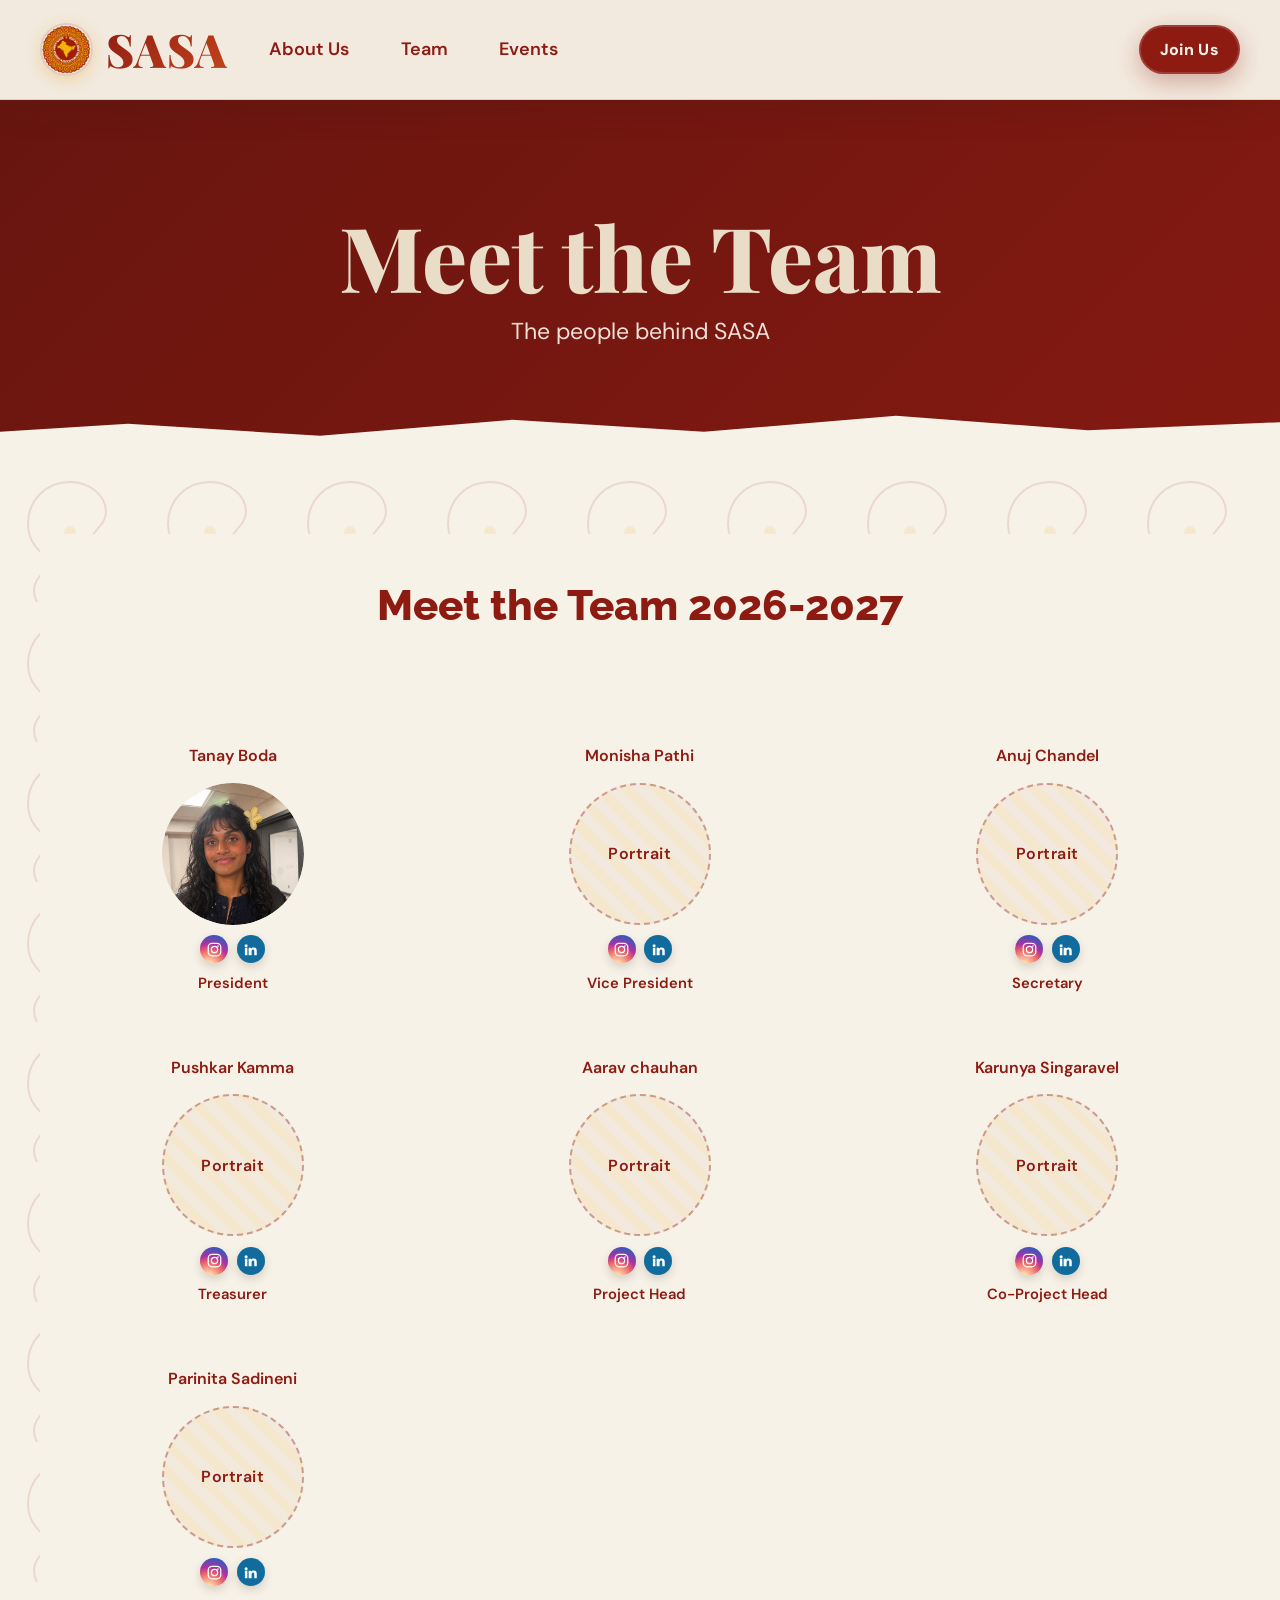
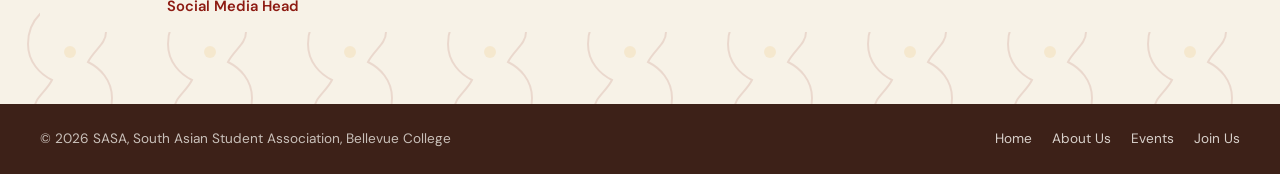
<file: team.html>
<!DOCTYPE html>
<html lang="en">
<head>
  <meta charset="UTF-8">
  <meta name="viewport" content="width=device-width, initial-scale=1.0">
  <meta name="theme-color" content="#F7F2E7">
  <title>Meet the Team • SASA BC</title>
  <link href="https://fonts.googleapis.com/css2?family=Playfair+Display:wght@700;800;900&family=DM+Sans:wght@400;500;600;700&family=Poppins:wght@500;600&family=Raleway:wght@800&display=swap" rel="stylesheet">
  <link rel="stylesheet" href="styles.css">
</head>
<body>
<header class="navbar">
  <div class="container nav-content">
    <div class="nav-main">
      <div class="brand">
        <a href="index.html" class="brand-link">
          <img class="logo-mark" src="images/logo.png" alt="SASA BC logo" width="53" height="53">
          <span class="brand-name">SASA</span>
        </a>
      </div>
      <button class="menu-toggle" id="menu-toggle" aria-label="Toggle navigation menu" aria-controls="nav-links" aria-expanded="false">
        <span class="hamburger"></span><span class="hamburger"></span><span class="hamburger"></span>
      </button>
      <ul class="nav-links" id="nav-links">
        <li><a class="nav-link" href="about.html">About Us</a></li>
        <li><a class="nav-link" href="team.html" aria-current="page">Team</a></li>
        <li><a class="nav-link" href="events.html">Events</a></li>
      </ul>
    </div>
    <div class="nav-actions"><a class="join-cta" href="https://chat.whatsapp.com/KbYNfElaU6s2t479rpD04B" target="_blank" rel="noopener">Join Us</a></div>
  </div>
</header>

<main>
  <section class="subpage-hero team-hero">
    <div class="hero-kites hero-kites-left" aria-hidden="true">
      <svg class="hero-kite hero-kite-1" viewBox="-20 -24 40 48"><path class="kite-shape" d="M0 -16 L13 0 L0 16 L-13 0 Z"/><path class="kite-cross" d="M0 -16 V16 M-13 0 H13"/><path class="kite-tail-line" d="M0 16 C-6 24 6 30 0 40"/><path class="kite-bow" d="M-4 23 L0 26 L4 23"/></svg>
      <svg class="hero-kite hero-kite-2" viewBox="-20 -24 40 48"><path class="kite-shape" d="M0 -16 L13 0 L0 16 L-13 0 Z"/><path class="kite-cross" d="M0 -16 V16 M-13 0 H13"/><path class="kite-tail-line" d="M0 16 C-6 24 6 30 0 40"/><path class="kite-bow" d="M-4 23 L0 26 L4 23"/></svg>
    </div>
    <div class="hero-kites hero-kites-right" aria-hidden="true">
      <svg class="hero-kite hero-kite-1" viewBox="-20 -24 40 48"><path class="kite-shape" d="M0 -16 L13 0 L0 16 L-13 0 Z"/><path class="kite-cross" d="M0 -16 V16 M-13 0 H13"/><path class="kite-tail-line" d="M0 16 C-6 24 6 30 0 40"/><path class="kite-bow" d="M-4 23 L0 26 L4 23"/></svg>
      <svg class="hero-kite hero-kite-2" viewBox="-20 -24 40 48"><path class="kite-shape" d="M0 -16 L13 0 L0 16 L-13 0 Z"/><path class="kite-cross" d="M0 -16 V16 M-13 0 H13"/><path class="kite-tail-line" d="M0 16 C-6 24 6 30 0 40"/><path class="kite-bow" d="M-4 23 L0 26 L4 23"/></svg>
    </div>
    <div class="container">
      <h1>Meet the Team</h1>
      <p>The people behind SASA</p>
    </div>
    <div class="wave-animation"></div>
  </section>

  <section class="leadership-section decor-bg">
    <div class="container">
      <div class="section-intro text-card">
        <h2>Meet the Team 2026-2027</h2>
      </div>

      <div class="leader-grid">
        <article class="leader-card">
          <div class="leader-name">Tanay Boda</div>
          <div class="leader-avatar"><img class="photo-img" src="images/leader-tanay-boda.jpg" alt="Tanay Boda, President" style="object-position: center 38%;"></div>
          <div class="leader-socials">
            <a class="social-icon social-instagram" href="#" aria-label="Instagram"><svg viewBox="0 0 24 24" width="15" height="15" aria-hidden="true"><rect x="2" y="2" width="20" height="20" rx="6" fill="none" stroke="#fff" stroke-width="2"/><circle cx="12" cy="12" r="5" fill="none" stroke="#fff" stroke-width="2"/><circle cx="17.5" cy="6.5" r="1.3" fill="#fff"/></svg></a>
            <a class="social-icon social-linkedin" href="#" aria-label="LinkedIn"><svg viewBox="0 0 24 24" width="15" height="15" aria-hidden="true"><path fill="#fff" d="M4.98 3.5a2.5 2.5 0 1 1 0 5 2.5 2.5 0 0 1 0-5zM3 9h4v12H3zM9 9h3.8v1.7h.05c.53-1 1.84-2.05 3.78-2.05C20.9 8.65 22 10.75 22 14.2V21h-4v-5.9c0-1.4-.03-3.2-1.95-3.2-1.95 0-2.25 1.52-2.25 3.1V21H9z"/></svg></a>
          </div>
          <div class="leader-role">President</div>
        </article>
        <article class="leader-card">
          <div class="leader-name">Monisha Pathi</div>
          <div class="leader-avatar photo-placeholder">Portrait</div>
          <div class="leader-socials"><a class="social-icon social-instagram" href="#" aria-label="Instagram"><svg viewBox="0 0 24 24" width="15" height="15" aria-hidden="true"><rect x="2" y="2" width="20" height="20" rx="6" fill="none" stroke="#fff" stroke-width="2"/><circle cx="12" cy="12" r="5" fill="none" stroke="#fff" stroke-width="2"/><circle cx="17.5" cy="6.5" r="1.3" fill="#fff"/></svg></a><a class="social-icon social-linkedin" href="#" aria-label="LinkedIn"><svg viewBox="0 0 24 24" width="15" height="15" aria-hidden="true"><path fill="#fff" d="M4.98 3.5a2.5 2.5 0 1 1 0 5 2.5 2.5 0 0 1 0-5zM3 9h4v12H3zM9 9h3.8v1.7h.05c.53-1 1.84-2.05 3.78-2.05C20.9 8.65 22 10.75 22 14.2V21h-4v-5.9c0-1.4-.03-3.2-1.95-3.2-1.95 0-2.25 1.52-2.25 3.1V21H9z"/></svg></a></div>
          <div class="leader-role">Vice President</div>
        </article>
        <article class="leader-card">
          <div class="leader-name">Anuj Chandel</div>
          <div class="leader-avatar photo-placeholder">Portrait</div>
          <div class="leader-socials"><a class="social-icon social-instagram" href="#" aria-label="Instagram"><svg viewBox="0 0 24 24" width="15" height="15" aria-hidden="true"><rect x="2" y="2" width="20" height="20" rx="6" fill="none" stroke="#fff" stroke-width="2"/><circle cx="12" cy="12" r="5" fill="none" stroke="#fff" stroke-width="2"/><circle cx="17.5" cy="6.5" r="1.3" fill="#fff"/></svg></a><a class="social-icon social-linkedin" href="#" aria-label="LinkedIn"><svg viewBox="0 0 24 24" width="15" height="15" aria-hidden="true"><path fill="#fff" d="M4.98 3.5a2.5 2.5 0 1 1 0 5 2.5 2.5 0 0 1 0-5zM3 9h4v12H3zM9 9h3.8v1.7h.05c.53-1 1.84-2.05 3.78-2.05C20.9 8.65 22 10.75 22 14.2V21h-4v-5.9c0-1.4-.03-3.2-1.95-3.2-1.95 0-2.25 1.52-2.25 3.1V21H9z"/></svg></a></div>
          <div class="leader-role">Secretary</div>
        </article>
        <article class="leader-card">
          <div class="leader-name">Pushkar Kamma</div>
          <div class="leader-avatar photo-placeholder">Portrait</div>
          <div class="leader-socials"><a class="social-icon social-instagram" href="#" aria-label="Instagram"><svg viewBox="0 0 24 24" width="15" height="15" aria-hidden="true"><rect x="2" y="2" width="20" height="20" rx="6" fill="none" stroke="#fff" stroke-width="2"/><circle cx="12" cy="12" r="5" fill="none" stroke="#fff" stroke-width="2"/><circle cx="17.5" cy="6.5" r="1.3" fill="#fff"/></svg></a><a class="social-icon social-linkedin" href="#" aria-label="LinkedIn"><svg viewBox="0 0 24 24" width="15" height="15" aria-hidden="true"><path fill="#fff" d="M4.98 3.5a2.5 2.5 0 1 1 0 5 2.5 2.5 0 0 1 0-5zM3 9h4v12H3zM9 9h3.8v1.7h.05c.53-1 1.84-2.05 3.78-2.05C20.9 8.65 22 10.75 22 14.2V21h-4v-5.9c0-1.4-.03-3.2-1.95-3.2-1.95 0-2.25 1.52-2.25 3.1V21H9z"/></svg></a></div>
          <div class="leader-role">Treasurer</div>
        </article>
        <article class="leader-card">
          <div class="leader-name">Aarav chauhan</div>
          <div class="leader-avatar photo-placeholder">Portrait</div>
          <div class="leader-socials"><a class="social-icon social-instagram" href="#" aria-label="Instagram"><svg viewBox="0 0 24 24" width="15" height="15" aria-hidden="true"><rect x="2" y="2" width="20" height="20" rx="6" fill="none" stroke="#fff" stroke-width="2"/><circle cx="12" cy="12" r="5" fill="none" stroke="#fff" stroke-width="2"/><circle cx="17.5" cy="6.5" r="1.3" fill="#fff"/></svg></a><a class="social-icon social-linkedin" href="#" aria-label="LinkedIn"><svg viewBox="0 0 24 24" width="15" height="15" aria-hidden="true"><path fill="#fff" d="M4.98 3.5a2.5 2.5 0 1 1 0 5 2.5 2.5 0 0 1 0-5zM3 9h4v12H3zM9 9h3.8v1.7h.05c.53-1 1.84-2.05 3.78-2.05C20.9 8.65 22 10.75 22 14.2V21h-4v-5.9c0-1.4-.03-3.2-1.95-3.2-1.95 0-2.25 1.52-2.25 3.1V21H9z"/></svg></a></div>
          <div class="leader-role">Project Head</div>
        </article>
         <article class="leader-card">
          <div class="leader-name">Karunya Singaravel</div>
          <div class="leader-avatar photo-placeholder">Portrait</div>
          <div class="leader-socials"><a class="social-icon social-instagram" href="#" aria-label="Instagram"><svg viewBox="0 0 24 24" width="15" height="15" aria-hidden="true"><rect x="2" y="2" width="20" height="20" rx="6" fill="none" stroke="#fff" stroke-width="2"/><circle cx="12" cy="12" r="5" fill="none" stroke="#fff" stroke-width="2"/><circle cx="17.5" cy="6.5" r="1.3" fill="#fff"/></svg></a><a class="social-icon social-linkedin" href="#" aria-label="LinkedIn"><svg viewBox="0 0 24 24" width="15" height="15" aria-hidden="true"><path fill="#fff" d="M4.98 3.5a2.5 2.5 0 1 1 0 5 2.5 2.5 0 0 1 0-5zM3 9h4v12H3zM9 9h3.8v1.7h.05c.53-1 1.84-2.05 3.78-2.05C20.9 8.65 22 10.75 22 14.2V21h-4v-5.9c0-1.4-.03-3.2-1.95-3.2-1.95 0-2.25 1.52-2.25 3.1V21H9z"/></svg></a></div>
          <div class="leader-role">Co-Project Head</div>
        </article>
        <article class="leader-card">
          <div class="leader-name">Parinita Sadineni</div>
          <div class="leader-avatar photo-placeholder">Portrait</div>
          <div class="leader-socials"><a class="social-icon social-instagram" href="#" aria-label="Instagram"><svg viewBox="0 0 24 24" width="15" height="15" aria-hidden="true"><rect x="2" y="2" width="20" height="20" rx="6" fill="none" stroke="#fff" stroke-width="2"/><circle cx="12" cy="12" r="5" fill="none" stroke="#fff" stroke-width="2"/><circle cx="17.5" cy="6.5" r="1.3" fill="#fff"/></svg></a><a class="social-icon social-linkedin" href="#" aria-label="LinkedIn"><svg viewBox="0 0 24 24" width="15" height="15" aria-hidden="true"><path fill="#fff" d="M4.98 3.5a2.5 2.5 0 1 1 0 5 2.5 2.5 0 0 1 0-5zM3 9h4v12H3zM9 9h3.8v1.7h.05c.53-1 1.84-2.05 3.78-2.05C20.9 8.65 22 10.75 22 14.2V21h-4v-5.9c0-1.4-.03-3.2-1.95-3.2-1.95 0-2.25 1.52-2.25 3.1V21H9z"/></svg></a></div>
          <div class="leader-role">Social Media Head</div>
        </article>
      </div>
    </div>
  </section>
</main>

<footer class="footer">
  <div class="container footer-page">
    <p>&copy; 2026 SASA, South Asian Student Association, Bellevue College</p>
    <div class="footer-links"><a href="index.html">Home</a><a href="about.html">About Us</a><a href="events.html">Events</a><a href="https://chat.whatsapp.com/KbYNfElaU6s2t479rpD04B" target="_blank" rel="noopener">Join Us</a></div>
  </div>
</footer>
<script src="script.js"></script>
</body>
</html>
</file>
<file: styles.css>
/* ------------------------------
   COLOR VARIABLES (inspired by the reference's cream, red, and saffron palette)
------------------------------ */
:root {
  --deep-blue: #8D1B12;
  --aqua: #F28C16;
  --sky: #F7F2E7;
  --dark-navy: #68150F;
  --white: #FFFDF8;
  --gray-text: #49352B;
  --warm-cream: #E9DDC7;
  --gold: #E6A01A;
  --orange: #F28C16;
}

/* ------------------------------
   RESET + BASE
------------------------------ */
* { margin: 0; padding: 0; box-sizing: border-box; }

body {
  font-family: 'DM Sans', sans-serif;
  line-height: 1.6;
  background: linear-gradient(-45deg, var(--deep-blue), var(--aqua), var(--deep-blue), var(--dark-navy));
  background-size: 400% 400%;
  animation: gradientBG 32s linear infinite;
  color: var(--white);
  overflow-x: hidden;
}

@keyframes gradientBG {
  0% { background-position: 0% 50%; }
  25% { background-position: 50% 75%; }
  50% { background-position: 100% 50%; }
  75% { background-position: 50% 25%; }
  100% { background-position: 0% 50%; }
}

.container { width: min(100% - 2rem, 1200px); margin: 0 auto; }

.visually-hidden {
  position: absolute;
  width: 1px; height: 1px;
  padding: 0; margin: -1px;
  overflow: hidden;
  clip: rect(0, 0, 0, 0);
  white-space: nowrap;
  border: 0;
}

h1, h3 { font-family: 'Playfair Display', serif; font-weight: 800; }
h2 { font-family: 'Raleway', sans-serif; font-weight: 800; }

/* ------------------------------
   PLACEHOLDER IMAGES
------------------------------ */
.photo-placeholder {
  background: repeating-linear-gradient(45deg, rgba(255,255,255,0.08), rgba(255,255,255,0.08) 10px, rgba(255,255,255,0.14) 10px, rgba(255,255,255,0.14) 20px);
  border: 2px dashed rgba(255,255,255,0.4);
  border-radius: 12px;
  display: flex;
  align-items: center;
  justify-content: center;
  color: var(--white);
  font-family: 'DM Sans', sans-serif;
  font-weight: 600;
  letter-spacing: 0.5px;
  text-align: center;
}

/* ------------------------------
   DECORATIVE BACKGROUND PATTERN (festive motif, reused across pages)
   Text content is wrapped in .text-card so the pattern never sits under copy.
------------------------------ */
.decor-bg { position: relative; isolation: isolate; }
.decor-bg::before {
  content: '';
  position: absolute;
  inset: 0;
  z-index: 0;
  pointer-events: none;
  opacity: 0.12;
  background-image: url("data:image/svg+xml,%3Csvg xmlns='http://www.w3.org/2000/svg' width='140' height='140' viewBox='0 0 140 140'%3E%3Cg fill='none' stroke='%238D1B12' stroke-width='2'%3E%3Cpath d='M70 20c-24 0-42 18-42 42 0 18 12 30 24 36-6 12-18 18-18 30 0 18 18 30 36 30 24 0 42-18 42-42 0-18-12-30-24-36 6-12 18-18 18-30 0-18-18-30-36-30z'/%3E%3Ccircle cx='70' cy='70' r='6' fill='%23E6A01A' stroke='none'/%3E%3C/g%3E%3C/svg%3E");
  background-size: 140px 140px;
  background-repeat: repeat;
}
.decor-bg > .container { position: relative; z-index: 1; background-color: inherit; }
.text-card { background-color: inherit; border-radius: 22px; padding: 2rem; }

.text-accent-gold { color: #FFD16A !important; }

/* ------------------------------
   NAVBAR - GLASSMORPHISM
------------------------------ */
.navbar {
  background: rgba(247, 242, 231, 0.97);
  backdrop-filter: blur(10px);
  border-bottom: 1px solid rgba(141, 27, 18, 0.14);
  position: sticky;
  top: 0;
  z-index: 1000;
  box-shadow: 0 8px 32px rgba(61, 33, 24, 0.14);
  transition: all 0.3s ease;
}

.nav-content { display: flex; justify-content: space-between; align-items: center; padding: 0.8rem 0; }

.brand { display: flex; align-items: center; gap: 0.8rem; transition: transform 0.3s ease; }
.brand a.brand-link { display: inline-flex; align-items: center; gap: 0.8rem; text-decoration: none; }
.brand:hover { transform: translateY(-2px); }

.logo-mark {
  width: 53px;
  height: 53px;
  border-radius: 50%;
  background: var(--sky);
  border: 2px solid rgba(141,27,18,0.18);
  object-fit: cover;
  object-position: center;
  box-shadow: 0 4px 15px rgba(230, 160, 26, 0.3);
}

/* ------------------------------
   REAL PHOTOS (replace dashed placeholders)
------------------------------ */
.photo-img {
  display: block;
  width: 100%;
  height: 100%;
  object-fit: cover;
  border-radius: 12px;
  box-shadow: 0 10px 26px rgba(61,33,24,0.18);
}
.obj-top { object-position: center 15%; }

.brand-name {
  font-family: 'Playfair Display', serif;
  font-size: 46px;
  font-weight: 900;
  letter-spacing: 1px;
  background: linear-gradient(135deg, var(--deep-blue), #C5461C);
  -webkit-background-clip: text;
  -webkit-text-fill-color: transparent;
  background-clip: text;
}

.nav-main { display: flex; align-items: center; gap: 2rem; flex-wrap: nowrap; }
.nav-links { display: flex; gap: 2rem; list-style: none; flex-wrap: nowrap; }

.menu-toggle { display: none; flex-direction: column; cursor: pointer; background: none; border: none; padding: 0.5rem; z-index: 1002; }
.hamburger { width: 25px; height: 3px; background: var(--deep-blue); margin: 3px 0; transition: 0.3s; border-radius: 2px; }
.menu-toggle.active .hamburger:nth-child(1) { transform: rotate(-45deg) translate(-5px, 6px); }
.menu-toggle.active .hamburger:nth-child(2) { opacity: 0; }
.menu-toggle.active .hamburger:nth-child(3) { transform: rotate(45deg) translate(-5px, -6px); }

.nav-links a, .nav-dropdown-trigger {
  font-family: 'DM Sans', sans-serif;
  font-weight: 600;
  font-size: 18px;
  text-decoration: none;
  color: var(--deep-blue);
  padding: 0.5rem 0.6rem;
  position: relative;
  cursor: pointer;
  transition: font-weight 0.3s ease;
  display: block;
  white-space: nowrap;
}

.nav-links a::after, .nav-dropdown-trigger::after {
  content: '';
  position: absolute;
  bottom: 0;
  left: 50%;
  width: 0;
  height: 2px;
  background: var(--deep-blue);
  transition: all 0.3s ease;
  transform: translateX(-50%);
}

.nav-links a:hover, .nav-dropdown-trigger:hover { font-weight: 800; }
.nav-links a:hover::after, .nav-dropdown-trigger:hover::after { width: 100%; }

.nav-actions { display: flex; align-items: center; margin-left: auto; }
.join-cta {
  background: var(--deep-blue);
  color: var(--sky);
  padding: 0.6rem 1.2rem;
  border-radius: 30px;
  text-decoration: none;
  font-family: 'DM Sans', sans-serif;
  font-weight: 800;
  letter-spacing: 0.3px;
  box-shadow: 0 8px 24px rgba(141, 27, 18, 0.32);
  transition: transform 0.2s ease, box-shadow 0.2s ease;
  border: 2px solid rgba(255,255,255,0.15);
  white-space: nowrap;
}
.join-cta:hover { transform: translateY(-2px); box-shadow: 0 12px 28px rgba(141, 27, 18, 0.46); }

/* ------------------------------
   HERO
------------------------------ */
.hero { position: relative; padding: 4rem 0 5rem; overflow: hidden; }
.hero-layout { display: grid; grid-template-columns: 1fr 1fr; gap: 3rem; align-items: center; }

.hero-media-column { display: flex; flex-direction: column; gap: 1rem; }
.hero-photo-main { height: 260px; }
.hero-photo-row { display: flex; gap: 1rem; }
.hero-photo-small { flex: 1; height: 140px; }

.hero-text-column h1,
.about-hero h1 {
  font-size: clamp(4.4rem, 8vw, 6.5rem);
  line-height: 0.95;
  font-weight: 800;
  margin-bottom: 1rem;
  color: var(--warm-cream);
}
.about-hero h1 { font-size: clamp(3.4rem, 7vw, 5.6rem); margin-bottom: 0.7rem; }

/* "SASA" rapidly cycles through ~15 fonts before settling on Playfair Display */
.font-flicker { animation: fontCycle 2s steps(1, end) 1; }
@keyframes fontCycle {
  0%   { font-family: 'Raleway', sans-serif; }
  7%   { font-family: 'Poppins', sans-serif; }
  14%  { font-family: 'DM Sans', sans-serif; }
  21%  { font-family: Georgia, serif; }
  29%  { font-family: 'Comic Sans MS', cursive; }
  36%  { font-family: 'Courier New', monospace; }
  43%  { font-family: Impact, sans-serif; }
  50%  { font-family: 'Times New Roman', serif; }
  57%  { font-family: Verdana, sans-serif; }
  64%  { font-family: 'Trebuchet MS', sans-serif; }
  71%  { font-family: Tahoma, sans-serif; }
  79%  { font-family: 'Brush Script MT', cursive; }
  86%  { font-family: Arial, sans-serif; }
  93%  { font-family: 'Raleway', sans-serif; }
  100% { font-family: 'Playfair Display', serif; }
}
.hero-text-column { text-align: center; }
.hero-text-column p,
.about-hero p,
.subpage-hero p:not(.eyebrow) {
  font-family: 'DM Sans', sans-serif;
  font-weight: 400;
  font-size: clamp(1.15rem, 1.8vw, 1.45rem);
  color: rgba(247, 242, 231, 0.92);
}
.hero-text-column p { max-width: 480px; margin: 0 auto 2rem; }

.pulse-border {
  display: inline-block;
  background: var(--deep-blue);
  color: var(--sky);
  font-family: 'Poppins', sans-serif;
  font-weight: 700;
  padding: 0.9rem 2.2rem;
  border-radius: 40px;
  text-decoration: none;
  box-shadow: 0 0 0 0 rgba(141, 27, 18, 0.55);
  animation: pulseRed 2.2s infinite;
  transition: transform 0.2s ease;
}
.pulse-border:hover { transform: translateY(-2px); }
@keyframes pulseRed {
  0% { box-shadow: 0 0 0 0 rgba(141, 27, 18, 0.55); }
  70% { box-shadow: 0 0 0 20px rgba(141, 27, 18, 0); }
  100% { box-shadow: 0 0 0 0 rgba(141, 27, 18, 0); }
}
@keyframes pulse {
  0% { box-shadow: 0 0 0 0 rgba(255, 209, 102, 0.5); }
  70% { box-shadow: 0 0 0 20px rgba(255, 209, 102, 0); }
  100% { box-shadow: 0 0 0 0 rgba(255, 209, 102, 0); }
}

/* The hero's Join Us button keeps the original gold/saffron look the user preferred. */
.hero-text-column .pulse-border {
  background: linear-gradient(135deg, var(--gold) 0%, var(--orange) 100%);
  color: var(--dark-navy);
  box-shadow: 0 0 0 0 rgba(255, 209, 102, 0.6);
  animation: pulse 2.2s infinite;
  border: 2px solid rgba(255,255,255,0.25);
}
.hero-text-column .pulse-border:hover {
  transform: translateY(-2px);
  box-shadow: 0 0 0 14px rgba(255, 209, 102, 0.12);
}

.wave-animation {
  position: absolute;
  bottom: -2px; left: 0; width: 100%; height: 80px;
  background: var(--sky);
  clip-path: polygon(0 60%, 10% 50%, 25% 65%, 40% 45%, 55% 60%, 70% 40%, 85% 58%, 100% 48%, 100% 100%, 0% 100%);
}

/* Small kites drifting upward along the outer edges of every hero section */
.hero-kites {
  position: absolute;
  top: 0;
  bottom: 60px;
  width: 140px;
  pointer-events: none;
  z-index: 0;
}
.hero-kites-left { left: clamp(0.5rem, 3vw, 2.5rem); }
.hero-kites-right { right: clamp(0.5rem, 3vw, 2.5rem); }
.hero-kite {
  position: absolute;
  bottom: -60px;
  width: 38px;
  height: 38px;
  opacity: 0;
  filter: drop-shadow(0 3px 4px rgba(61,33,24,0.22));
  animation: floatKiteUp 11s ease-in-out infinite;
}
.hero-kite .kite-shape { fill: currentColor; stroke: #8D1B12; stroke-width: 1.8; stroke-linejoin: round; }
.hero-kite .kite-cross { fill: none; stroke: #FFD16A; stroke-width: 1.4; stroke-linejoin: round; }
.hero-kite .kite-tail-line { fill: none; stroke: #8D1B12; stroke-width: 1.8; stroke-linecap: round; }
.hero-kite .kite-bow { fill: none; stroke: #E6A01A; stroke-width: 2.4; stroke-linecap: round; stroke-linejoin: round; }
.hero-kites-left .hero-kite-1 { left: 0; color: #E63A25; width: 44px; height: 44px; animation-duration: 12s; animation-delay: 0s; }
.hero-kites-left .hero-kite-2 { left: 56px; color: #E6A01A; width: 30px; height: 30px; animation-duration: 9.5s; animation-delay: 3.5s; }
.hero-kites-right .hero-kite-1 { right: 0; color: #D95135; width: 40px; height: 40px; animation-duration: 10.5s; animation-delay: 1.8s; }
.hero-kites-right .hero-kite-2 { right: 54px; color: #F28C16; width: 28px; height: 28px; animation-duration: 13s; animation-delay: 5s; }
@keyframes floatKiteUp {
  0%   { bottom: -60px; transform: translateX(0) rotate(-8deg); opacity: 0; }
  12%  { opacity: 0.8; }
  50%  { bottom: 58%; transform: translateX(16px) rotate(7deg); opacity: 0.8; }
  88%  { opacity: 0; }
  100% { bottom: 118%; transform: translateX(-10px) rotate(-6deg); opacity: 0; }
}

/* ------------------------------
   STATS
------------------------------ */
.social-proof { padding: 3rem 0 5.5rem; text-align: center; background: var(--sky); color: var(--gray-text); }
.stat-heading-card { margin: 0 auto 2rem; }
.social-proof h2 { font-size: clamp(1.8rem, 4vw, 2.6rem); color: var(--deep-blue); }
.stats { display: flex; justify-content: center; gap: 2rem; flex-wrap: wrap; }
.stat-card {
  background: var(--white);
  border: 1px solid rgba(141,27,18,0.16);
  border-radius: 16px;
  padding: 2rem 3rem;
  min-width: 200px;
  box-shadow: 0 8px 24px rgba(61,33,24,0.08);
}
.stat-card h3 { font-family: 'Raleway', sans-serif; font-size: 2.8rem; font-weight: 800; color: var(--deep-blue); }
.stat-card p { font-family: 'DM Sans', sans-serif; font-weight: 600; }

/* ------------------------------
   WHAT IS SASA / INTRO
------------------------------ */
.intro { background: var(--sky); color: var(--gray-text); padding: 5rem 0; }
.home-intro { background: var(--warm-cream); }
.intro-content { display: grid; grid-template-columns: 1fr 1fr; gap: 3rem; align-items: center; }
.intro h2 { font-size: clamp(1.8rem, 4vw, 2.6rem); margin-bottom: 1.2rem; color: var(--deep-blue); }
.intro p { margin-bottom: 1.5rem; font-size: 1.05rem; }
.intro .photo-placeholder { color: var(--deep-blue); border-color: rgba(141,27,18,0.4); background: repeating-linear-gradient(45deg, rgba(141,27,18,0.05), rgba(141,27,18,0.05) 10px, rgba(230,160,26,0.12) 10px, rgba(230,160,26,0.12) 20px); }
.intro-photo { height: 320px; }

.btn {
  display: inline-block;
  background: var(--deep-blue);
  color: var(--white);
  font-family: 'Poppins', sans-serif;
  font-weight: 600;
  padding: 0.7rem 1.6rem;
  border-radius: 30px;
  text-decoration: none;
  transition: transform 0.2s ease, background 0.2s ease;
}
.btn:hover { background: var(--aqua); transform: translateY(-2px); }

/* ------------------------------
   GALLERY
------------------------------ */
.gallery { padding: 4rem 0; text-align: center; overflow: hidden; background: var(--sky); color: var(--deep-blue); }
.gallery h2 { margin-bottom: 2rem; font-size: clamp(1.8rem, 4vw, 2.6rem); color: var(--deep-blue); }
.gallery-track {
  display: flex;
  gap: 1.2rem;
  width: max-content;
  animation: scrollGallery 30s linear infinite;
}
@keyframes scrollGallery {
  0% { transform: translateX(0); }
  100% { transform: translateX(-50%); }
}
.gallery-photo { width: 260px; height: 180px; flex-shrink: 0; }

/* ------------------------------
   TEAM
------------------------------ */
.team { padding: 4rem 0; text-align: center; background: var(--sky); color: var(--deep-blue); }
.team h2 { margin-bottom: 2.5rem; font-size: 2rem; }
.team-grid { display: flex; flex-wrap: wrap; justify-content: center; gap: 2rem; }
.team-card { width: 190px; }
.team-photo { width: 190px; height: 190px; border-radius: 50%; margin: 0 auto 1rem; }
.team-card h4 { font-family: 'DM Sans', sans-serif; font-size: 1.05rem; font-weight: 600; }
.team-card p { font-size: 0.9rem; color: var(--gray-text); }

/* ------------------------------
   EVENTS
------------------------------ */
.events { background: #8D1B12; padding: 4rem 0; text-align: center; }
.events h2 { margin-bottom: 2.5rem; font-size: 2rem; }
.events-grid { display: grid; grid-template-columns: repeat(auto-fit, minmax(260px, 1fr)); gap: 2rem; }
.event-card {
  background: rgba(255,253,248,0.08);
  border: 1px solid rgba(255,253,248,0.18);
  border-radius: 16px;
  padding: 1.5rem;
  text-align: left;
}
.event-photo { height: 160px; margin-bottom: 1rem; }
.event-card h4 { font-family: 'DM Sans', sans-serif; font-weight: 600; margin-bottom: 0.4rem; }
.event-card p { font-size: 0.9rem; color: rgba(255,253,248,0.78); }

/* ------------------------------
   JOIN / FOOTER
------------------------------ */
.join { padding: 5rem 0; text-align: center; background: var(--warm-cream); color: var(--deep-blue); }
.join h2 { font-size: clamp(1.8rem, 4vw, 2.6rem); margin-bottom: 1rem; color: var(--deep-blue); }
.join p { max-width: 560px; margin: 0 auto 2rem; color: var(--gray-text); }

.footer { background: #3D2118; padding: 1.5rem 0; text-align: center; font-size: 0.85rem; color: rgba(255,253,248,0.72); }

.gallery .photo-placeholder, .team .photo-placeholder {
  color: var(--deep-blue);
  border-color: rgba(141,27,18,0.38);
  background: repeating-linear-gradient(45deg, rgba(141,27,18,0.04), rgba(141,27,18,0.04) 10px, rgba(230,160,26,0.12) 10px, rgba(230,160,26,0.12) 20px);
}

/* ------------------------------
   TEAM AND EVENTS PAGES
------------------------------ */
.subpage-hero {
  position: relative;
  overflow: hidden;
  padding: 6.5rem 0 7rem;
  text-align: center;
  color: var(--warm-cream);
  background: linear-gradient(-45deg, var(--deep-blue), var(--aqua), var(--deep-blue), var(--dark-navy));
  background-size: 400% 400%;
  animation: gradientBG 32s linear infinite;
}
.subpage-hero .eyebrow, .events-join .eyebrow {
  color: #FFD16A;
  font-size: 0.82rem;
  text-transform: uppercase;
  letter-spacing: 0.14em;
  font-family: 'DM Sans', sans-serif;
  font-weight: 600;
}
.subpage-hero h1 { font-size: clamp(3.4rem, 7vw, 5.6rem); line-height: 1; font-weight: 800; margin: 0.4rem 0 0.8rem; color: var(--warm-cream); }
.subpage-hero p:not(.eyebrow) { max-width: 720px; margin: 0 auto; }
.leadership-section { padding: 4.5rem 0; background: var(--sky); color: var(--gray-text); }
.section-intro { max-width: 700px; margin: 0 auto 3rem; text-align: center; }
.section-intro .eyebrow { color: var(--orange); font-family: 'DM Sans', sans-serif; font-size: 0.78rem; font-weight: 700; letter-spacing: 0.12em; text-transform: uppercase; }
.section-intro h2 { color: var(--deep-blue); font-size: clamp(1.8rem, 4vw, 2.6rem); margin: 0.45rem 0 0.6rem; }
.section-intro p { color: var(--gray-text); }
.leader-grid { display: grid; grid-template-columns: repeat(3, minmax(170px, 1fr)); gap: 2rem 1.4rem; }
.leader-card { text-align: center; color: var(--gray-text); background: transparent; border-radius: 18px; padding: 1rem 0.5rem; box-shadow: none; }
.leader-name { color: var(--deep-blue); font: 600 1rem 'DM Sans', sans-serif; min-height: 1.6rem; }
.leader-avatar { width: 142px; height: 142px; margin: 0.75rem auto 0.65rem; border-radius: 50%; color: var(--deep-blue); border-color: rgba(141,27,18,0.38); background: repeating-linear-gradient(45deg, rgba(141,27,18,0.04), rgba(141,27,18,0.04) 10px, rgba(230,160,26,0.12) 10px, rgba(230,160,26,0.12) 20px); overflow: hidden; }
.leader-avatar .photo-img { border-radius: 50%; box-shadow: none; }
.leader-socials { display: flex; justify-content: center; gap: 0.55rem; margin: 0.4rem 0 0.6rem; }
.social-icon { display: inline-flex; align-items: center; justify-content: center; width: 28px; height: 28px; border-radius: 50%; color: var(--white); transition: transform 0.2s ease, box-shadow 0.2s ease; box-shadow: 0 4px 10px rgba(61,33,24,0.18); }
.social-icon:hover { transform: translateY(-2px) scale(1.06); }
.social-instagram { background: radial-gradient(circle at 30% 110%, #fdf497 0%, #fdf497 5%, #fd5949 45%, #d6249f 60%, #285AEB 90%); filter: saturate(0.78) hue-rotate(-12deg); }
.social-linkedin { background: #0A66C2; filter: hue-rotate(-14deg) saturate(0.82); }
.leader-role { color: var(--deep-blue); font: 600 0.92rem 'DM Sans', sans-serif; }

.events-roadmap {
  position: relative;
  isolation: isolate;
  padding: 4.5rem 0 5.5rem;
  color: var(--gray-text);
  background: linear-gradient(120deg, var(--sky) 0%, var(--warm-cream) 35%, var(--sky) 65%, var(--warm-cream) 100%);
  background-size: 320% 320%;
  animation: creamDrift 22s ease-in-out infinite;
}
.events-roadmap::before {
  content: '';
  position: absolute;
  inset: 0;
  z-index: 0;
  pointer-events: none;
  opacity: 0.14;
  background-image: url("data:image/svg+xml,%3Csvg xmlns='http://www.w3.org/2000/svg' width='140' height='140' viewBox='0 0 140 140'%3E%3Cg fill='none' stroke='%238D1B12' stroke-width='2'%3E%3Cpath d='M70 20c-24 0-42 18-42 42 0 18 12 30 24 36-6 12-18 18-18 30 0 18 18 30 36 30 24 0 42-18 42-42 0-18-12-30-24-36 6-12 18-18 18-30 0-18-18-30-36-30z'/%3E%3Ccircle cx='70' cy='70' r='6' fill='%23E6A01A' stroke='none'/%3E%3C/g%3E%3C/svg%3E");
  background-size: 140px 140px;
  background-repeat: repeat;
}
.events-roadmap > .container { position: relative; z-index: 1; }
@keyframes creamDrift {
  0% { background-position: 0% 50%; }
  50% { background-position: 100% 50%; }
  100% { background-position: 0% 50%; }
}

/* Traditional medallions filling the quiet gutters beside the events path */
.timeline-decor {
  position: absolute;
  top: 0; bottom: 0;
  width: 90px;
  display: flex;
  flex-direction: column;
  justify-content: space-evenly;
  align-items: center;
  pointer-events: none;
  z-index: 0;
}
.timeline-decor-left { left: 0; }
.timeline-decor-right { right: 0; }
.timeline-motif { width: 60px; height: 60px; opacity: 0.55; filter: drop-shadow(0 3px 7px rgba(141,27,18,0.25)); animation: motifGlow 7s ease-in-out infinite; }
.timeline-motif:nth-child(2) { animation-delay: 1.4s; }
.timeline-motif:nth-child(3) { animation-delay: 2.8s; }
.timeline-motif:nth-child(4) { animation-delay: 4.2s; }
.timeline-motif:nth-child(5) { animation-delay: 5.6s; }
.timeline-motif:nth-child(6) { animation-delay: 0.7s; }
.timeline-motif:nth-child(7) { animation-delay: 2.1s; }
.timeline-motif:nth-child(8) { animation-delay: 3.5s; }
.timeline-motif:nth-child(9) { animation-delay: 4.9s; }
@keyframes motifGlow {
  0%, 100% { opacity: 0.4; transform: scale(1) rotate(0deg); }
  50% { opacity: 0.75; transform: scale(1.1) rotate(8deg); }
}
@media (max-width: 1150px) {
  .timeline-decor { display: none; }
}
.events-timeline { position: relative; max-width: 920px; margin: 0 auto; padding: 0.5rem 0; }
.timeline-art { position: absolute; z-index: 1; inset: 0; width: 100%; height: 100%; overflow: visible; pointer-events: none; }
.timeline-path-base { fill: none; stroke: rgba(141,27,18,0.2); stroke-width: 4; stroke-linecap: round; }
.timeline-path-progress { fill: none; stroke: url(#event-path-gradient); stroke-width: 6; stroke-linecap: round; }
.timeline-event { position: relative; z-index: 2; display: grid; grid-template-columns: 1fr 1fr; padding: 0 0 2.75rem; }
.timeline-event:last-child { padding-bottom: 0; }
.timeline-event:nth-of-type(odd) .event-card { grid-column: 1; width: 90%; justify-self: end; }
.timeline-event:nth-of-type(even) .event-card { grid-column: 2; width: 90%; justify-self: start; }
.timeline-marker { position: absolute; z-index: 3; left: 50%; top: 1.4rem; display: grid; place-items: center; width: 42px; height: 42px; transform: translate(-50%, -50%); border: 4px solid var(--sky); border-radius: 50%; background: var(--deep-blue); color: var(--white); font: 600 0.7rem 'DM Sans', sans-serif; box-shadow: 0 0 0 2px var(--gold); }
.event-card { overflow: hidden; border-radius: 16px; background: var(--white); border: 1px solid rgba(141,27,18,0.13); box-shadow: 0 12px 30px rgba(61,33,24,0.09); }
.event-photo { display: block; width: 100%; height: 190px; margin: 0; border: 0; border-radius: 0; object-fit: cover; object-position: center; box-shadow: none; color: var(--deep-blue); background: repeating-linear-gradient(45deg, rgba(141,27,18,0.04), rgba(141,27,18,0.04) 10px, rgba(230,160,26,0.12) 10px, rgba(230,160,26,0.12) 20px); }
.event-card-content { padding: 1.25rem 1.4rem 1.4rem; }
.event-date { color: #866D55; font-size: 0.78rem; font-weight: 500; }
.event-card h3 { margin: 0.35rem 0 0.55rem; color: var(--deep-blue); font: 700 1.45rem 'Playfair Display', serif; }
.event-card-content p { color: var(--gray-text); font-size: 0.92rem; }
.events-join { padding: 4rem 1rem; background: var(--deep-blue); color: var(--warm-cream); text-align: center; }
.events-join h2 { max-width: 650px; margin: 0.5rem auto 1.5rem; font-size: clamp(2.3rem, 5.5vw, 3.4rem); }
.events-join .pulse-border {
  background: linear-gradient(135deg, var(--gold) 0%, var(--orange) 100%);
  color: var(--dark-navy);
  box-shadow: 0 0 0 0 rgba(255, 209, 102, 0.6);
  animation: pulse 2.2s infinite;
  border: 2px solid rgba(255,255,255,0.25);
}
.events-join .pulse-border:hover {
  transform: translateY(-2px);
  box-shadow: 0 0 0 14px rgba(255, 209, 102, 0.12);
}
.path-kite { filter: drop-shadow(0 3px 4px rgba(61,33,24,0.22)); }
.path-kite-lead { color: #E63A25; }
.path-kite-small:nth-child(2) { color: #F28C16; }
.path-kite-small:nth-child(3) { color: #D95135; }
.path-kite-small:nth-child(4) { color: #E6A01A; }
.kite-shape { fill: currentColor; stroke: #8D1B12; stroke-width: 1.8; stroke-linejoin: round; }
.kite-cross, .kite-diamond { fill: none; stroke: #FFD16A; stroke-width: 1.4; stroke-linejoin: round; }
.kite-center { fill: #FFD16A; stroke: #8D1B12; stroke-width: 1; }
.kite-tail-line { fill: none; stroke: #8D1B12; stroke-width: 1.8; stroke-linecap: round; }
.kite-bow { fill: none; stroke: #E6A01A; stroke-width: 2.5; stroke-linecap: round; stroke-linejoin: round; }
.footer-page { display: flex; justify-content: space-between; align-items: center; gap: 1.5rem; }
.footer-links { display: flex; gap: 1.25rem; }
.footer-links a { color: rgba(255,253,248,0.8); text-decoration: none; }
.footer-links a:hover { color: #FFD16A; }

/* ------------------------------
   ABOUT SASA PAGE
------------------------------ */
.about-hero { text-align: center; padding: 6.5rem 0 7rem; }
.about-hero .hero-content { padding-top: 1.5rem; }
.about-hero p { max-width: 760px; margin: 0 auto; }
.about-mission { background: var(--sky); }
.about-copy h2, .about-community-copy h2 { font-size: clamp(1.8rem, 4vw, 2.6rem); color: var(--deep-blue); }
.about-copy p + p, .about-community-copy p + p { margin-top: 0.9rem; }
.about-join-link { margin-left: 0.8rem; }
.about-photo { min-height: 350px; color: var(--deep-blue); border-color: rgba(141,27,18,0.38); background: repeating-linear-gradient(45deg, rgba(141,27,18,0.04), rgba(141,27,18,0.04) 10px, rgba(230,160,26,0.12) 10px, rgba(230,160,26,0.12) 20px); }
.about-values { padding: 4.5rem 0 6.5rem; background: var(--warm-cream); color: var(--gray-text); }
.about-values .section-intro h2 { white-space: nowrap; font-size: clamp(1.3rem, 3.4vw, 2.6rem); }
.about-value-grid { display: grid; grid-template-columns: repeat(3, minmax(0, 1fr)); gap: 1.4rem; }
.about-value-card { padding: 1.8rem; border-radius: 16px; background: var(--sky); border: 1px solid rgba(141,27,18,0.12); box-shadow: 0 12px 28px rgba(61,33,24,0.07); }
.about-value-card h3 { color: var(--deep-blue); font: 700 1.25rem 'Playfair Display', serif; margin-bottom: 0.6rem; }
.about-community { background: var(--sky); }

/* ------------------------------
   RESPONSIVE
------------------------------ */
@media (max-width: 900px) {
  .hero-layout, .intro-content { grid-template-columns: 1fr; }
  .hero-text-column { order: -1; text-align: center; }
  .hero-text-column p { margin-left: auto; margin-right: auto; }
}

@media (max-width: 768px) {
  .menu-toggle { display: flex; }
  .nav-links {
    position: fixed;
    top: 0; left: -100%;
    width: 260px; height: 100vh;
    background: var(--deep-blue);
    flex-direction: column;
    padding: 6rem 2rem;
    gap: 1.5rem;
    transition: left 0.3s ease;
    z-index: 1001;
  }
  .nav-links.active { left: 0; }
  .nav-links a, .nav-dropdown-trigger { color: var(--white); }
  .nav-links a::after, .nav-dropdown-trigger::after { background: var(--white); }
  .hero-text-column h1 { font-size: 3.8rem; }
  .subpage-hero, .about-hero { padding: 4rem 0 4.5rem; }
  .hero-kites { display: none; }
  .about-hero .hero-content { padding-top: 0; }
  .about-photo { min-height: 240px; }
  .about-value-grid { grid-template-columns: 1fr; }
  .leader-grid { grid-template-columns: repeat(2, minmax(125px, 1fr)); }
  .timeline-art { left: 0; }
  .timeline-path-base { stroke-width: 3; }
  .timeline-path-progress { stroke-width: 4; }
  .timeline-event { grid-template-columns: 40px minmax(0, 1fr); }
  .timeline-event:nth-of-type(odd) .event-card,
  .timeline-event:nth-of-type(even) .event-card { grid-column: 2; width: 100%; margin: 0 0 0 0.7rem; justify-self: stretch; }
  .timeline-marker { left: 19px; }
  .footer-page { flex-direction: column; text-align: center; }
}

@media (max-width: 480px) {
  .nav-main { gap: 0.6rem; }
  .brand a.brand-link { gap: 0.5rem; }
  .logo-mark { width: 38px; height: 38px; }
  .brand-name { font-size: 28px; }
  .join-cta { padding: 0.5rem 0.9rem; font-size: 0.82rem; }
}

@media (max-width: 420px) {
  .leader-grid { grid-template-columns: 1fr 1fr; gap: 1.5rem 0.75rem; }
  .leader-avatar { width: 124px; height: 124px; }
  .event-photo { height: 150px; }
  .event-card-content { padding: 1rem; }
}

@media (prefers-reduced-motion: reduce) {
  .path-kite { display: none; }
  .hero-kite { animation: none; opacity: 0; }
  .timeline-motif { animation: none; opacity: 0.32; }
  .events-roadmap { animation: none; background-position: 50% 50%; }
  .font-flicker { animation: none; font-family: 'Playfair Display', serif; }
  body, .subpage-hero { animation: none; background-position: 50% 50%; }
  .gallery-track { animation: none; }
}
</file>
